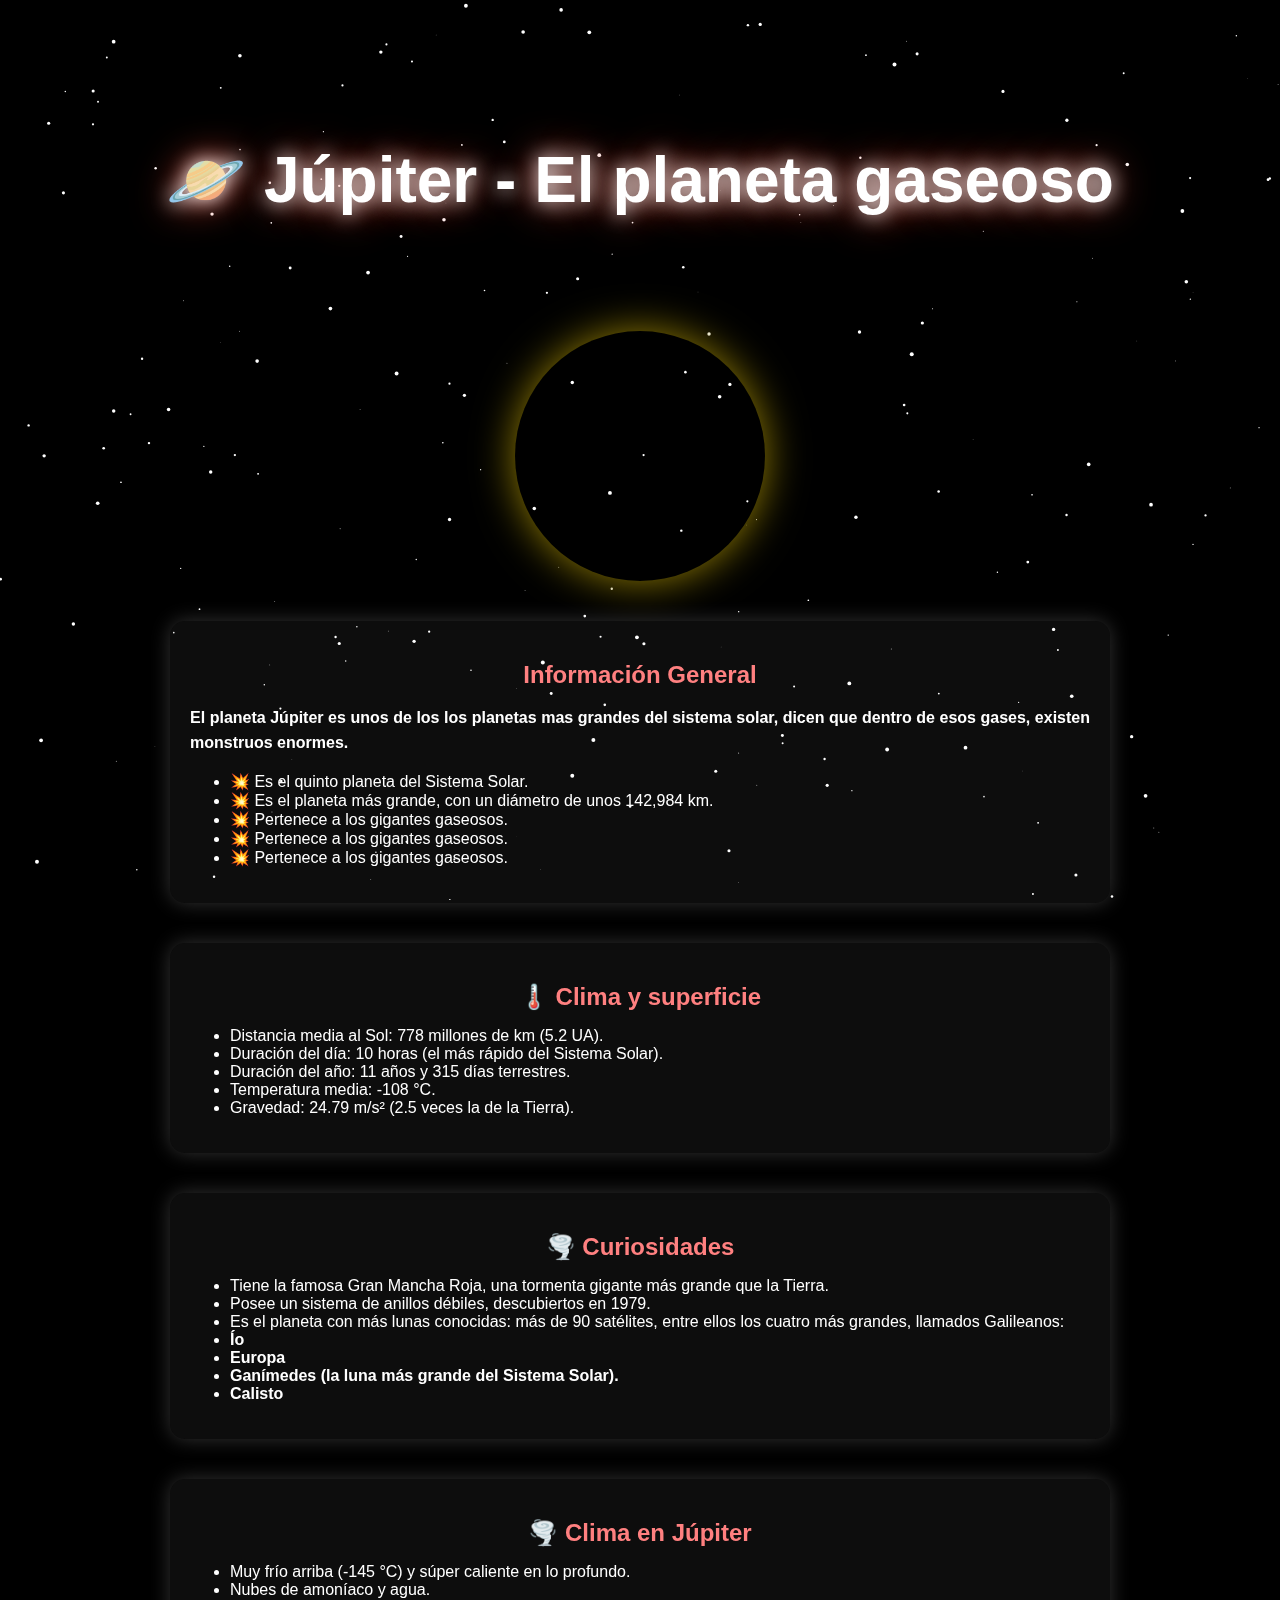
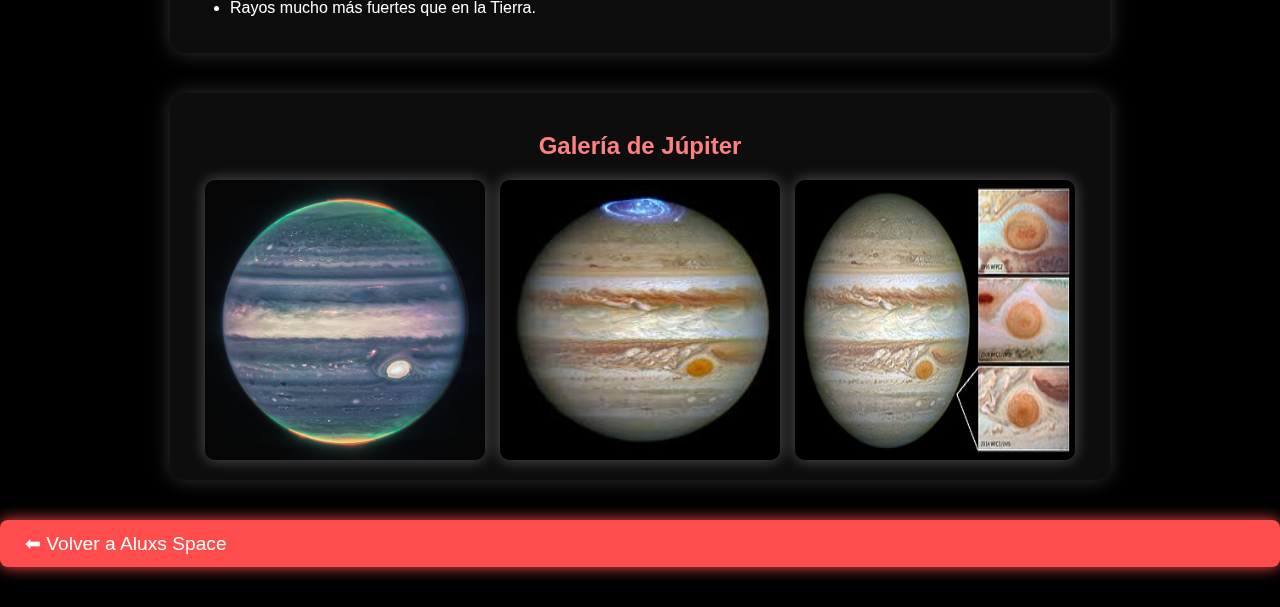
<file: planetas/jupiter.html>
<!DOCTYPE html>
<html lang="es">
<head>
  <meta charset="UTF-8">
  <meta name="viewport" content="width=device-width, initial-scale=1.0">
  <title>Júpiter - Aluxs Space</title>
  <style>
        /* ========== BASE ========== */
    body{
      margin:0; background:#000; color:#fff; font-family: Arial, sans-serif; overflow-x:hidden;
    }
    /* Fondo estrellas (canvas fijo) */
    canvas#stars{
      position:fixed; inset:0; width:100%; height:100%; z-index:-1;
    }
        /* ========== HEADER ========== */
    header{ text-align:center; padding:100px 20px 30px; }
    header h1{
      font-size:4rem; font-weight:800; color:#fff;
      text-shadow:0 0 20px rgb(255, 254, 254), 0 0 40px rgb(247, 70, 47);
      animation:glow 2s ease-in-out infinite alternate;
    }
    @keyframes glow{
      from{ text-shadow:0 0 20px rgb(250, 250, 250), 0 0 40px rgb(253, 255, 253); }
      to  { text-shadow:0 0 40px #ffa702, 0 0 80px rgb(233, 214, 131); }
    }

    /* Planeta Marte */
    .planet {
      width: 250px;
      height: 250px;
      margin: 40px auto;
      border-radius: 50%;
      background: url("https://upload.wikimedia.org/wikipedia/commons/thumb/3/32/Jupiter_rendered_with_Blender.webp/640px-Jupiter_rendered_with_Blender.webp.png") no-repeat;
      background-size: cover;
      animation: rotate 20s linear infinite;
      box-shadow: 0 0 40px rgb(150, 128, 3);
    }

    @keyframes rotate {
      from { transform: rotate(0deg); }
      to { transform: rotate(360deg); }
    }

    section {
      max-width: 900px;
      margin: 40px auto;
      padding: 20px;
      background: rgba(255, 255, 255, 0.05);
      border-radius: 15px;
      box-shadow: 0 0 20px rgba(255, 255, 255, 0.2);
    }

    section h2 {
      color: #ff8080;
      text-align: center;
      margin-bottom: 15px;
    }

    section p {
      line-height: 1.6;
      text-align: justify;
    }

    .images {
      display: flex;
      gap: 15px;
      flex-wrap: wrap;
      justify-content: center;
      margin-top: 20px;
    }

    .images img {
      width: 280px;
      border-radius: 10px;
      box-shadow: 0 0 15px rgba(255, 255, 255, 0.3);
      transition: transform 0.3s;
    }

    .images img:hover {
      transform: scale(1.05);
    }

    .btn-back {
      display: block;
      margin: 40px auto;
      padding: 12px 25px;
      background: #ff4d4d;
      color: white;
      font-size: 1.2em;
      border: none;
      border-radius: 8px;
      cursor: pointer;
      text-decoration: none;
      box-shadow: 0 0 15px #ff4d4d;
      transition: 0.3s;
    }

    .btn-back:hover {
      background: #ff1a1a;
      box-shadow: 0 0 25px #ff1a1a;
    }
  </style>
</head>
<body>
    <!-- FONDO ESTRELLADO -->
  <canvas id="stars"></canvas>

  <header>
    <h1>🪐 Júpiter - El planeta gaseoso</h1>
  </header>

  <div class="planet"></div>

  <section>
    <h2>Información General</h2>
    <p>
     <b>El planeta Júpiter es unos de los los planetas mas grandes del sistema solar, dicen que dentro de esos gases, existen monstruos enormes. </b>
    <ul>
      <li>💥 Es el quinto planeta del Sistema Solar.</li>
      <li>💥 Es el planeta más grande, con un diámetro de unos 142,984 km.</li>
      <li>💥 Pertenece a los gigantes gaseosos.</li>
      <li>💥 Pertenece a los gigantes gaseosos.</li>
      <li>💥 Pertenece a los gigantes gaseosos.</li>
    </ul>
    </p>
  </section>

  <section>
    <h2>🌡️ Clima y superficie</h2>
    <p>
    <ul>
      <li> Distancia media al Sol: 778 millones de km (5.2 UA).</li>
      <li> Duración del día: 10 horas (el más rápido del Sistema Solar).</li>
      <li> Duración del año: 11 años y 315 días terrestres.</li>
      <li> Temperatura media: -108 °C.</li>
      <li> Gravedad: 24.79 m/s² (2.5 veces la de la Tierra).</li>
    </ul>
    </p>
  </section>

    <section>
    <h2>🌪️ Curiosidades</h2>
    <p>
    <ul>
      <li> Tiene la famosa Gran Mancha Roja, una tormenta gigante más grande que la Tierra.</li>
      <li> Posee un sistema de anillos débiles, descubiertos en 1979.</li>
      <li> Es el planeta con más lunas conocidas: más de 90 satélites, entre ellos los cuatro más grandes, llamados Galileanos:</li>
      <b><li>Ío</li>
      <li>Europa</li>
      <li>Ganímedes (la luna más grande del Sistema Solar).</li>
      <li>Calisto</li>
      </b>
    </ul>
    </p>
  </section>

    <section>
    <h2>🌪️ Clima en Júpiter</h2>
    <p>
    <ul>
      <li> Muy frío arriba (-145 °C) y súper caliente en lo profundo.</li>
      <li> Nubes de amoníaco y agua.</li>
      <li> Rayos mucho más fuertes que en la Tierra.</li>
    </ul>
    </p>
  </section>

  <section>
    <h2>Galería de Júpiter</h2>
    <div class="images">
      <img src="../jupiterimg/1.webp" alt="Marte 1">
      <img src="../jupiterimg/2.jfif" alt="Marte 2">
      <img src="../jupiterimg/3.jpg" alt="Marte 3">
    </div>
  </section>

  <a href="../index.html" class="btn-back">⬅ Volver a Aluxs Space</a>
  <script>
      /* ===== Fondo estrellado (canvas) ===== */
    const canvas = document.getElementById('stars');
    const ctx = canvas.getContext('2d');
    let stars = [];

    function resize(){
      canvas.width = innerWidth;
      canvas.height = innerHeight;
      // recrear estrellas al redimensionar
      stars = Array.from({length: 220}, () => ({
        x: Math.random()*canvas.width,
        y: Math.random()*canvas.height,
        r: Math.random()*1.8 + 0.2,
        s: Math.random()*0.6 + 0.2   // velocidad
      }));
    }
    addEventListener('resize', resize);
    resize();

    function draw(){
      ctx.clearRect(0,0,canvas.width,canvas.height);
      ctx.fillStyle = '#fff';
      for(const st of stars){
        ctx.beginPath();
        ctx.arc(st.x, st.y, st.r, 0, Math.PI*2);
        ctx.fill();
        // movimiento vertical suave (parallax simple)
        st.y += st.s;
        if(st.y > canvas.height){ st.y = -2; st.x = Math.random()*canvas.width; }
      }
      requestAnimationFrame(draw);
    }
    draw();
  </script>
</body>
</html>
</file>
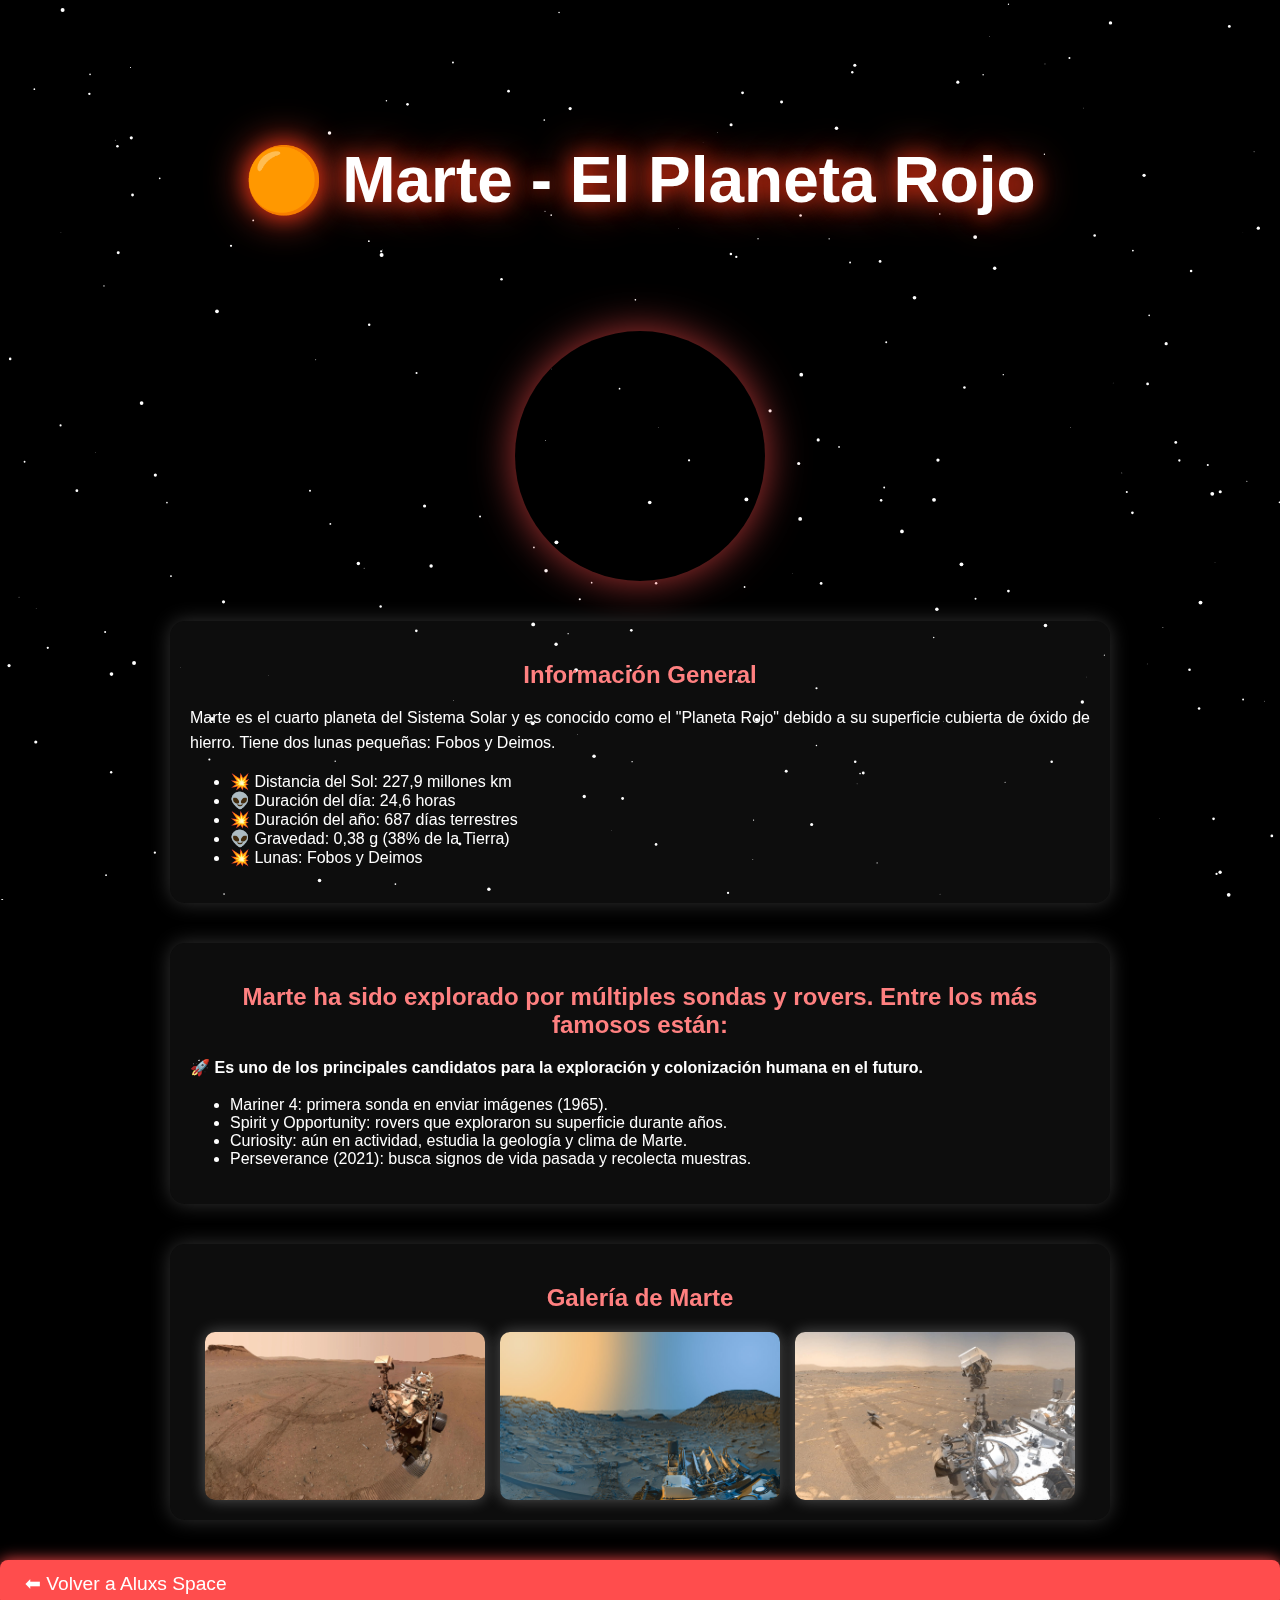
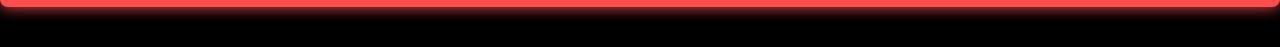
<file: planetas/marte.html>
<!DOCTYPE html>
<html lang="es">
<head>
  <meta charset="UTF-8">
  <meta name="viewport" content="width=device-width, initial-scale=1.0">
  <title>Marte - Aluxs Space</title>
  <style>
        /* ========== BASE ========== */
    body{
      margin:0; background:#000; color:#fff; font-family: Arial, sans-serif; overflow-x:hidden;
    }
    /* Fondo estrellas (canvas fijo) */
    canvas#stars{
      position:fixed; inset:0; width:100%; height:100%; z-index:-1;
    }
        /* ========== HEADER ========== */
    header{ text-align:center; padding:100px 20px 30px; }
    header h1{
      font-size:4rem; font-weight:800; color:#fff;
      text-shadow:0 0 20px rgb(202, 41, 12), 0 0 40px rgb(247, 70, 47);
      animation:glow 2s ease-in-out infinite alternate;
    }
    @keyframes glow{
      from{ text-shadow:0 0 20px rgb(238, 45, 11), 0 0 40px rgb(235, 76, 14); }
      to  { text-shadow:0 0 40px #fd0404, 0 0 80px rgb(255, 0, 0); }
    }

    /* Planeta Marte */
    .planet {
      width: 250px;
      height: 250px;
      margin: 40px auto;
      border-radius: 50%;
      background: url("https://upload.wikimedia.org/wikipedia/commons/0/02/OSIRIS_Mars_true_color.jpg") no-repeat;
      background-size: cover;
      animation: rotate 20s linear infinite;
      box-shadow: 0 0 40px rgba(255, 77, 77, 0.7);
    }

    @keyframes rotate {
      from { transform: rotate(0deg); }
      to { transform: rotate(360deg); }
    }

    section {
      max-width: 900px;
      margin: 40px auto;
      padding: 20px;
      background: rgba(255, 255, 255, 0.05);
      border-radius: 15px;
      box-shadow: 0 0 20px rgba(255, 255, 255, 0.2);
    }

    section h2 {
      color: #ff8080;
      text-align: center;
      margin-bottom: 15px;
    }

    section p {
      line-height: 1.6;
      text-align: justify;
    }

    .images {
      display: flex;
      gap: 15px;
      flex-wrap: wrap;
      justify-content: center;
      margin-top: 20px;
    }

    .images img {
      width: 280px;
      border-radius: 10px;
      box-shadow: 0 0 15px rgba(255, 255, 255, 0.3);
      transition: transform 0.3s;
    }

    .images img:hover {
      transform: scale(1.05);
    }

    .btn-back {
      display: block;
      margin: 40px auto;
      padding: 12px 25px;
      background: #ff4d4d;
      color: white;
      font-size: 1.2em;
      border: none;
      border-radius: 8px;
      cursor: pointer;
      text-decoration: none;
      box-shadow: 0 0 15px #ff4d4d;
      transition: 0.3s;
    }

    .btn-back:hover {
      background: #ff1a1a;
      box-shadow: 0 0 25px #ff1a1a;
    }
  </style>
</head>
<body>
    <!-- FONDO ESTRELLADO -->
  <canvas id="stars"></canvas>

  <header>
    <h1>🟠 Marte - El Planeta Rojo</h1>
  </header>

  <div class="planet"></div>

  <section>
    <h2>Información General</h2>
    <p>
      Marte es el cuarto planeta del Sistema Solar y es conocido como el "Planeta Rojo" 
      debido a su superficie cubierta de óxido de hierro. Tiene dos lunas pequeñas: Fobos y Deimos.
    <ul>
      <li>💥 Distancia del Sol: 227,9 millones km</li>
      <li>👽 Duración del día: 24,6 horas</li>
      <li>💥 Duración del año: 687 días terrestres</li>
      <li>👽 Gravedad: 0,38 g (38% de la Tierra)</li>
      <li>💥 Lunas: Fobos y Deimos</li>
    </ul>
    </p>
  </section>

  <section>
    <h2>Marte ha sido explorado por múltiples sondas y rovers. Entre los más famosos están:</h2>
    <p>
      🚀 <b>Es uno de los principales candidatos para la exploración y colonización humana en el futuro.</b>
        <ul>
      <li> Mariner 4: primera sonda en enviar imágenes (1965).</li>
      <li> Spirit y Opportunity: rovers que exploraron su superficie durante años.</li>
      <li> Curiosity: aún en actividad, estudia la geología y clima de Marte.</li>
      <li> Perseverance (2021): busca signos de vida pasada y recolecta muestras.</li>
    </ul>
    </p>
  </section>

  <section>
    <h2>Galería de Marte</h2>
    <div class="images">
      <img src="../marteimg/1.webp" alt="Marte 1">
      <img src="../marteimg/2.jpg" alt="Marte 2">
      <img src="../marteimg/3.jpg" alt="Marte 3">
    </div>
  </section>

  <a href="../index.html" class="btn-back">⬅ Volver a Aluxs Space</a>
  <script>
      /* ===== Fondo estrellado (canvas) ===== */
    const canvas = document.getElementById('stars');
    const ctx = canvas.getContext('2d');
    let stars = [];

    function resize(){
      canvas.width = innerWidth;
      canvas.height = innerHeight;
      // recrear estrellas al redimensionar
      stars = Array.from({length: 220}, () => ({
        x: Math.random()*canvas.width,
        y: Math.random()*canvas.height,
        r: Math.random()*1.8 + 0.2,
        s: Math.random()*0.6 + 0.2   // velocidad
      }));
    }
    addEventListener('resize', resize);
    resize();

    function draw(){
      ctx.clearRect(0,0,canvas.width,canvas.height);
      ctx.fillStyle = '#fff';
      for(const st of stars){
        ctx.beginPath();
        ctx.arc(st.x, st.y, st.r, 0, Math.PI*2);
        ctx.fill();
        // movimiento vertical suave (parallax simple)
        st.y += st.s;
        if(st.y > canvas.height){ st.y = -2; st.x = Math.random()*canvas.width; }
      }
      requestAnimationFrame(draw);
    }
    draw();
  </script>
</body>
</html>
</file>
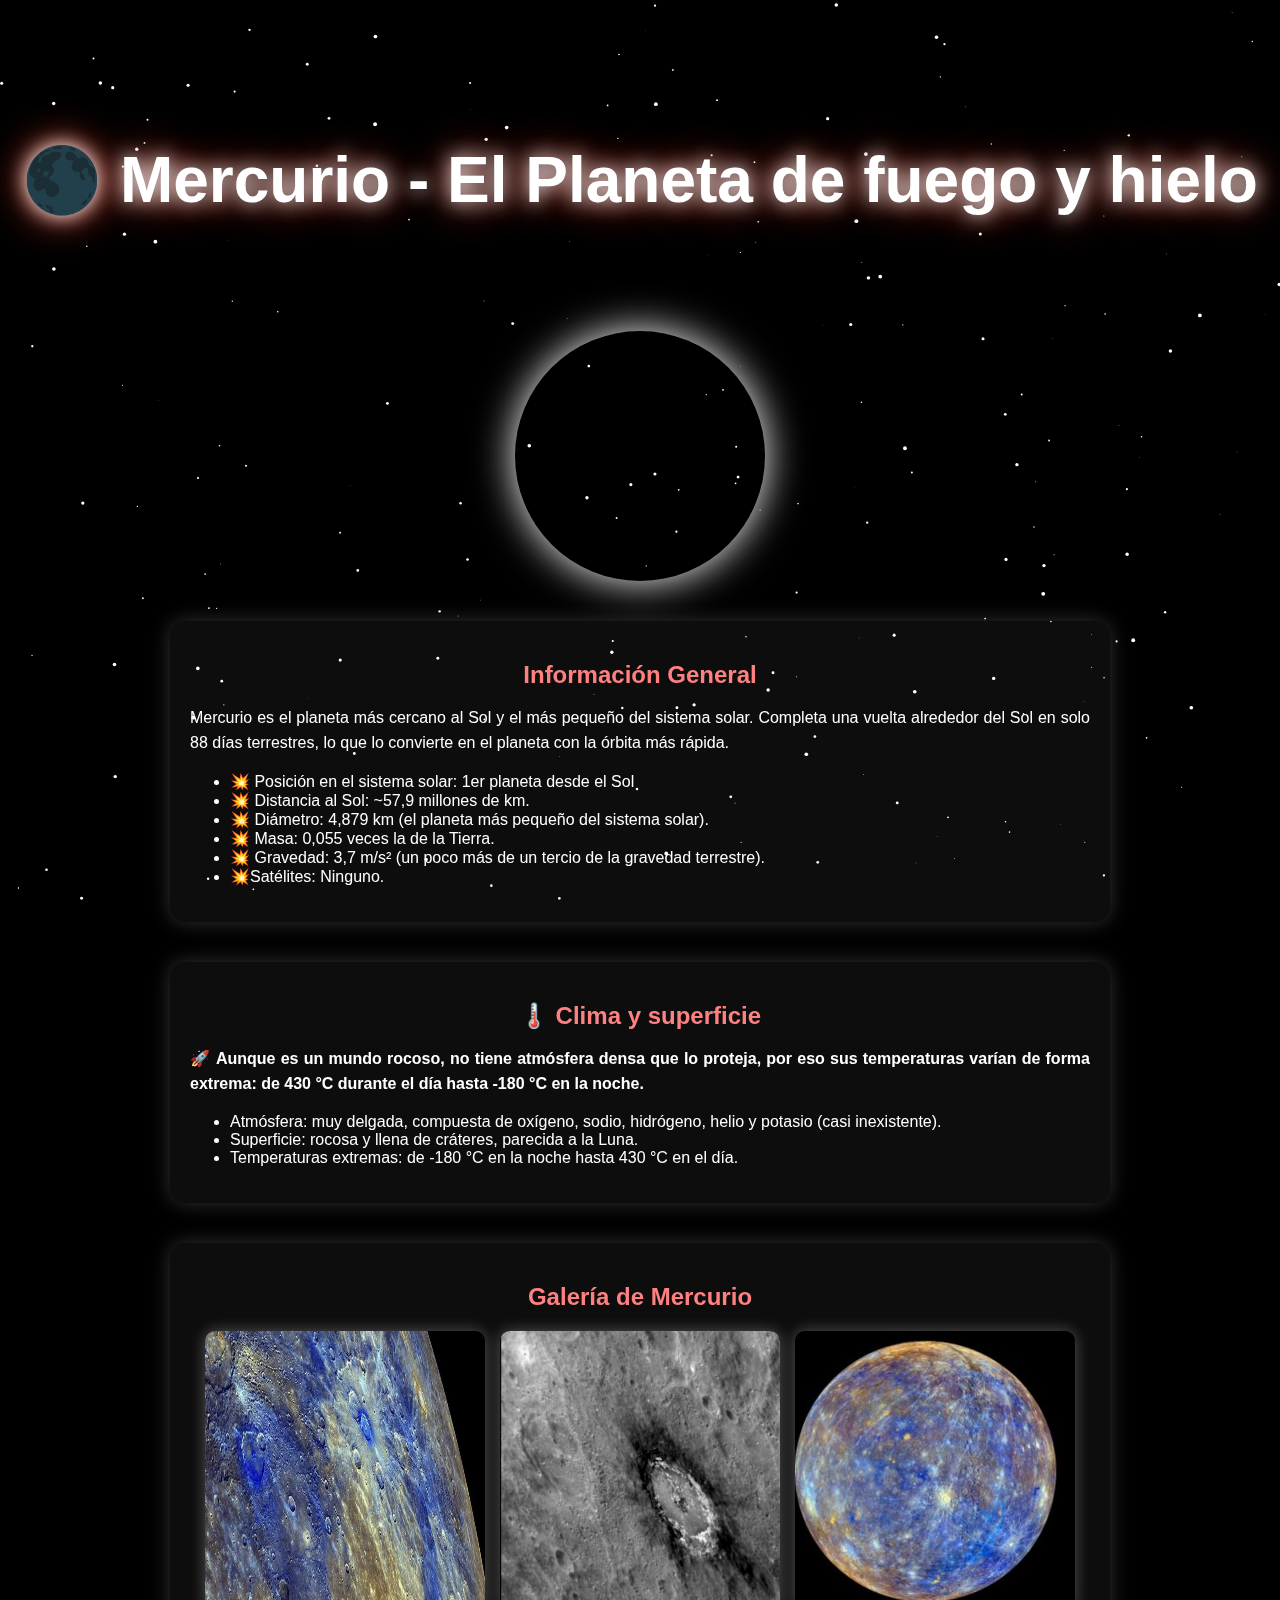
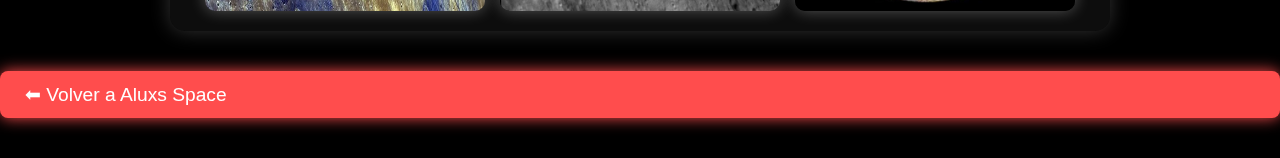
<file: planetas/mercurio.html>
<!DOCTYPE html>
<html lang="es">
<head>
  <meta charset="UTF-8">
  <meta name="viewport" content="width=device-width, initial-scale=1.0">
  <title>Mercurio - Aluxs Space</title>
  <style>
        /* ========== BASE ========== */
    body{
      margin:0; background:#000; color:#fff; font-family: Arial, sans-serif; overflow-x:hidden;
    }
    /* Fondo estrellas (canvas fijo) */
    canvas#stars{
      position:fixed; inset:0; width:100%; height:100%; z-index:-1;
    }
        /* ========== HEADER ========== */
    header{ text-align:center; padding:100px 20px 30px; }
    header h1{
      font-size:4rem; font-weight:800; color:#fff;
      text-shadow:0 0 20px rgb(255, 254, 254), 0 0 40px rgb(247, 70, 47);
      animation:glow 2s ease-in-out infinite alternate;
    }
    @keyframes glow{
      from{ text-shadow:0 0 20px rgb(206, 203, 202), 0 0 40px rgb(255, 255, 255); }
      to  { text-shadow:0 0 40px #fffefe, 0 0 80px rgb(255, 255, 255); }
    }

    /* Planeta Marte */
    .planet {
      width: 250px;
      height: 250px;
      margin: 40px auto;
      border-radius: 50%;
      background: url("https://upload.wikimedia.org/wikipedia/commons/thumb/3/30/Mercury_in_color_-_Prockter07_centered.jpg/800px-Mercury_in_color_-_Prockter07_centered.jpg") no-repeat;
      background-size: cover;
      animation: rotate 20s linear infinite;
      box-shadow: 0 0 40px rgb(255, 255, 255);
    }

    @keyframes rotate {
      from { transform: rotate(0deg); }
      to { transform: rotate(360deg); }
    }

    section {
      max-width: 900px;
      margin: 40px auto;
      padding: 20px;
      background: rgba(255, 255, 255, 0.05);
      border-radius: 15px;
      box-shadow: 0 0 20px rgba(255, 255, 255, 0.2);
    }

    section h2 {
      color: #ff8080;
      text-align: center;
      margin-bottom: 15px;
    }

    section p {
      line-height: 1.6;
      text-align: justify;
    }

    .images {
      display: flex;
      gap: 15px;
      flex-wrap: wrap;
      justify-content: center;
      margin-top: 20px;
    }

    .images img {
      width: 280px;
      border-radius: 10px;
      box-shadow: 0 0 15px rgba(255, 255, 255, 0.3);
      transition: transform 0.3s;
    }

    .images img:hover {
      transform: scale(1.05);
    }

    .btn-back {
      display: block;
      margin: 40px auto;
      padding: 12px 25px;
      background: #ff4d4d;
      color: white;
      font-size: 1.2em;
      border: none;
      border-radius: 8px;
      cursor: pointer;
      text-decoration: none;
      box-shadow: 0 0 15px #ff4d4d;
      transition: 0.3s;
    }

    .btn-back:hover {
      background: #ff1a1a;
      box-shadow: 0 0 25px #ff1a1a;
    }
  </style>
</head>
<body>
    <!-- FONDO ESTRELLADO -->
  <canvas id="stars"></canvas>

  <header>
    <h1>🌑 Mercurio - El Planeta de fuego y hielo</h1>
  </header>

  <div class="planet"></div>

  <section>
    <h2>Información General</h2>
    <p>
      Mercurio es el planeta más cercano al Sol y el más pequeño del sistema solar. 
      Completa una vuelta alrededor del Sol en solo 88 días terrestres, lo que lo convierte en el planeta con la órbita más rápida.
    <ul>
      <li>💥 Posición en el sistema solar: 1er planeta desde el Sol</li>
      <li>💥 Distancia al Sol: ~57,9 millones de km.</li>
      <li>💥 Diámetro: 4,879 km (el planeta más pequeño del sistema solar).</li>
      <li>💥 Masa: 0,055 veces la de la Tierra.</li>
      <li>💥 Gravedad: 3,7 m/s² (un poco más de un tercio de la gravedad terrestre).</li>
      <li>💥Satélites: Ninguno.</li>
    </ul>
    </p>
  </section>

  <section>
    <h2>🌡️ Clima y superficie</h2>
    <p>
      🚀 <b>Aunque es un mundo rocoso, no tiene atmósfera densa que lo proteja, por eso sus temperaturas varían de forma extrema: 
        de 430 °C durante el día hasta -180 °C en la noche.</b>
        <ul>
      <li> Atmósfera: muy delgada, compuesta de oxígeno, sodio, hidrógeno, helio y potasio (casi inexistente).</li>
      <li> Superficie: rocosa y llena de cráteres, parecida a la Luna.</li>
      <li> Temperaturas extremas: de -180 °C en la noche hasta 430 °C en el día.</li>
    </ul>
    </p>
  </section>

  <section>
    <h2>Galería de Mercurio</h2>
    <div class="images">
      <img src="../mercurioimg/1.webp" alt="Marte 1">
      <img src="../mercurioimg/2.jpg" alt="Marte 2">
      <img src="../mercurioimg/3.jpg" alt="Marte 3">
    </div>
  </section>

  <a href="../index.html" class="btn-back">⬅ Volver a Aluxs Space</a>
  <script>
      /* ===== Fondo estrellado (canvas) ===== */
    const canvas = document.getElementById('stars');
    const ctx = canvas.getContext('2d');
    let stars = [];

    function resize(){
      canvas.width = innerWidth;
      canvas.height = innerHeight;
      // recrear estrellas al redimensionar
      stars = Array.from({length: 220}, () => ({
        x: Math.random()*canvas.width,
        y: Math.random()*canvas.height,
        r: Math.random()*1.8 + 0.2,
        s: Math.random()*0.6 + 0.2   // velocidad
      }));
    }
    addEventListener('resize', resize);
    resize();

    function draw(){
      ctx.clearRect(0,0,canvas.width,canvas.height);
      ctx.fillStyle = '#fff';
      for(const st of stars){
        ctx.beginPath();
        ctx.arc(st.x, st.y, st.r, 0, Math.PI*2);
        ctx.fill();
        // movimiento vertical suave (parallax simple)
        st.y += st.s;
        if(st.y > canvas.height){ st.y = -2; st.x = Math.random()*canvas.width; }
      }
      requestAnimationFrame(draw);
    }
    draw();
  </script>
</body>
</html>
</file>
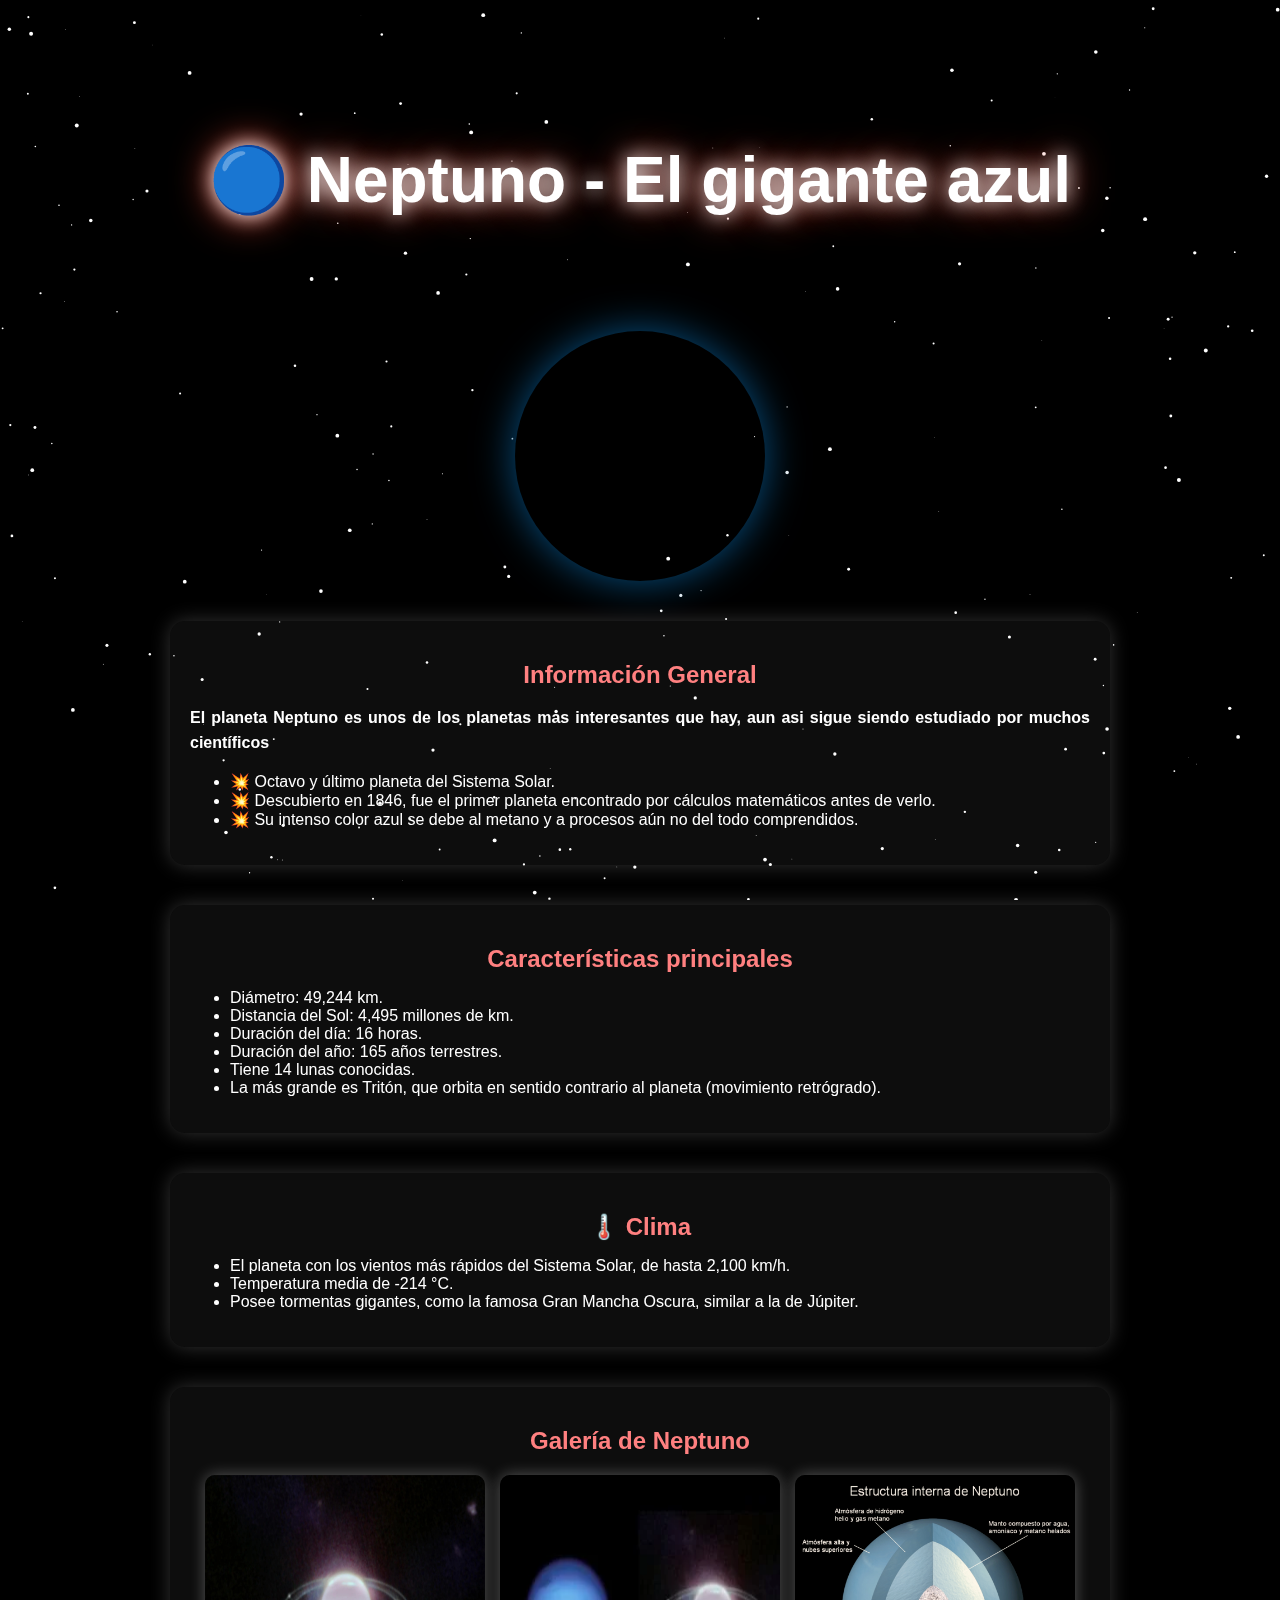
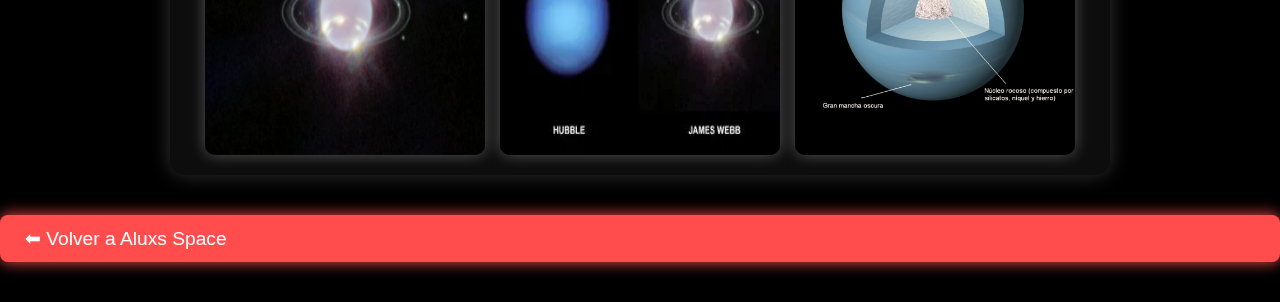
<file: planetas/neptuno.html>
<!DOCTYPE html>
<html lang="es">
<head>
  <meta charset="UTF-8">
  <meta name="viewport" content="width=device-width, initial-scale=1.0">
  <title>Neptuno - Aluxs Space</title>
  <style>
        /* ========== BASE ========== */
    body{
      margin:0; background:#000; color:#fff; font-family: Arial, sans-serif; overflow-x:hidden;
    }
    /* Fondo estrellas (canvas fijo) */
    canvas#stars{
      position:fixed; inset:0; width:100%; height:100%; z-index:-1;
    }
        /* ========== HEADER ========== */
    header{ text-align:center; padding:100px 20px 30px; }
    header h1{
      font-size:4rem; font-weight:800; color:#fff;
      text-shadow:0 0 20px rgb(255, 254, 254), 0 0 40px rgb(247, 70, 47);
      animation:glow 2s ease-in-out infinite alternate;
    }
    @keyframes glow{
      from{ text-shadow:0 0 20px rgb(206, 203, 202), 0 0 40px rgb(255, 255, 255); }
      to  { text-shadow:0 0 40px #0b74b9, 0 0 80px rgb(55, 86, 112); }
    }

    /* Planeta Marte */
    .planet {
      width: 250px;
      height: 250px;
      margin: 40px auto;
      border-radius: 50%;
      background: url("https://upload.wikimedia.org/wikipedia/commons/thumb/5/56/Neptune_Full.jpg/640px-Neptune_Full.jpg") no-repeat;
      background-size: cover;
      animation: rotate 20s linear infinite;
      box-shadow: 0 0 40px rgba(7, 87, 141, 0.932);
    }

    @keyframes rotate {
      from { transform: rotate(0deg); }
      to { transform: rotate(360deg); }
    }

    section {
      max-width: 900px;
      margin: 40px auto;
      padding: 20px;
      background: rgba(255, 255, 255, 0.05);
      border-radius: 15px;
      box-shadow: 0 0 20px rgba(255, 255, 255, 0.2);
    }

    section h2 {
      color: #ff8080;
      text-align: center;
      margin-bottom: 15px;
    }

    section p {
      line-height: 1.6;
      text-align: justify;
    }

    .images {
      display: flex;
      gap: 15px;
      flex-wrap: wrap;
      justify-content: center;
      margin-top: 20px;
    }

    .images img {
      width: 280px;
      border-radius: 10px;
      box-shadow: 0 0 15px rgba(255, 255, 255, 0.3);
      transition: transform 0.3s;
    }

    .images img:hover {
      transform: scale(1.05);
    }

    .btn-back {
      display: block;
      margin: 40px auto;
      padding: 12px 25px;
      background: #ff4d4d;
      color: white;
      font-size: 1.2em;
      border: none;
      border-radius: 8px;
      cursor: pointer;
      text-decoration: none;
      box-shadow: 0 0 15px #ff4d4d;
      transition: 0.3s;
    }

    .btn-back:hover {
      background: #ff1a1a;
      box-shadow: 0 0 25px #ff1a1a;
    }
  </style>
</head>
<body>
    <!-- FONDO ESTRELLADO -->
  <canvas id="stars"></canvas>

  <header>
    <h1>🔵 Neptuno - El gigante azul</h1>
  </header>

  <div class="planet"></div>

  <section>
    <h2>Información General</h2>
    <p>
        <b>El planeta Neptuno es unos de los planetas mas interesantes que hay, aun asi sigue siendo estudiado por muchos científicos</b>
    <ul>
      <li>💥 Octavo y último planeta del Sistema Solar.</li>
      <li>💥 Descubierto en 1846, fue el primer planeta encontrado por cálculos matemáticos antes de verlo.</li>
      <li>💥 Su intenso color azul se debe al metano y a procesos aún no del todo comprendidos.</li>
    </ul>
    </p>
  </section>

    <section>
    <h2>Características principales</h2>
    <p>        
    <ul>
      <li> Diámetro: 49,244 km.</li>
      <li> Distancia del Sol: 4,495 millones de km.</li>
      <li> Duración del día: 16 horas.</li>
      <li> Duración del año: 165 años terrestres.</li>
      <li> Tiene 14 lunas conocidas.</li>
      <li> La más grande es Tritón, que orbita en sentido contrario al planeta (movimiento retrógrado).</li>
    </ul>
    </p>
  </section>

  <section>
    <h2>🌡️ Clima</h2>
    <p>
        <ul>
      <li> El planeta con los vientos más rápidos del Sistema Solar, de hasta 2,100 km/h.</li>
      <li> Temperatura media de -214 °C.</li>
      <li> Posee tormentas gigantes, como la famosa Gran Mancha Oscura, similar a la de Júpiter.</li>
    </ul>
    </p>
  </section>

  <section>
    <h2>Galería de Neptuno</h2>
    <div class="images">
      <img src="../neptunoimg/1.webp" alt="Marte 1">
      <img src="../neptunoimg/2.webp" alt="Marte 2">
      <img src="../neptunoimg/3.png" alt="Marte 3">
    </div>
  </section>

  <a href="../index.html" class="btn-back">⬅ Volver a Aluxs Space</a>
  <script>
      /* ===== Fondo estrellado (canvas) ===== */
    const canvas = document.getElementById('stars');
    const ctx = canvas.getContext('2d');
    let stars = [];

    function resize(){
      canvas.width = innerWidth;
      canvas.height = innerHeight;
      // recrear estrellas al redimensionar
      stars = Array.from({length: 220}, () => ({
        x: Math.random()*canvas.width,
        y: Math.random()*canvas.height,
        r: Math.random()*1.8 + 0.2,
        s: Math.random()*0.6 + 0.2   // velocidad
      }));
    }
    addEventListener('resize', resize);
    resize();

    function draw(){
      ctx.clearRect(0,0,canvas.width,canvas.height);
      ctx.fillStyle = '#fff';
      for(const st of stars){
        ctx.beginPath();
        ctx.arc(st.x, st.y, st.r, 0, Math.PI*2);
        ctx.fill();
        // movimiento vertical suave (parallax simple)
        st.y += st.s;
        if(st.y > canvas.height){ st.y = -2; st.x = Math.random()*canvas.width; }
      }
      requestAnimationFrame(draw);
    }
    draw();
  </script>
</body>
</html>
</file>
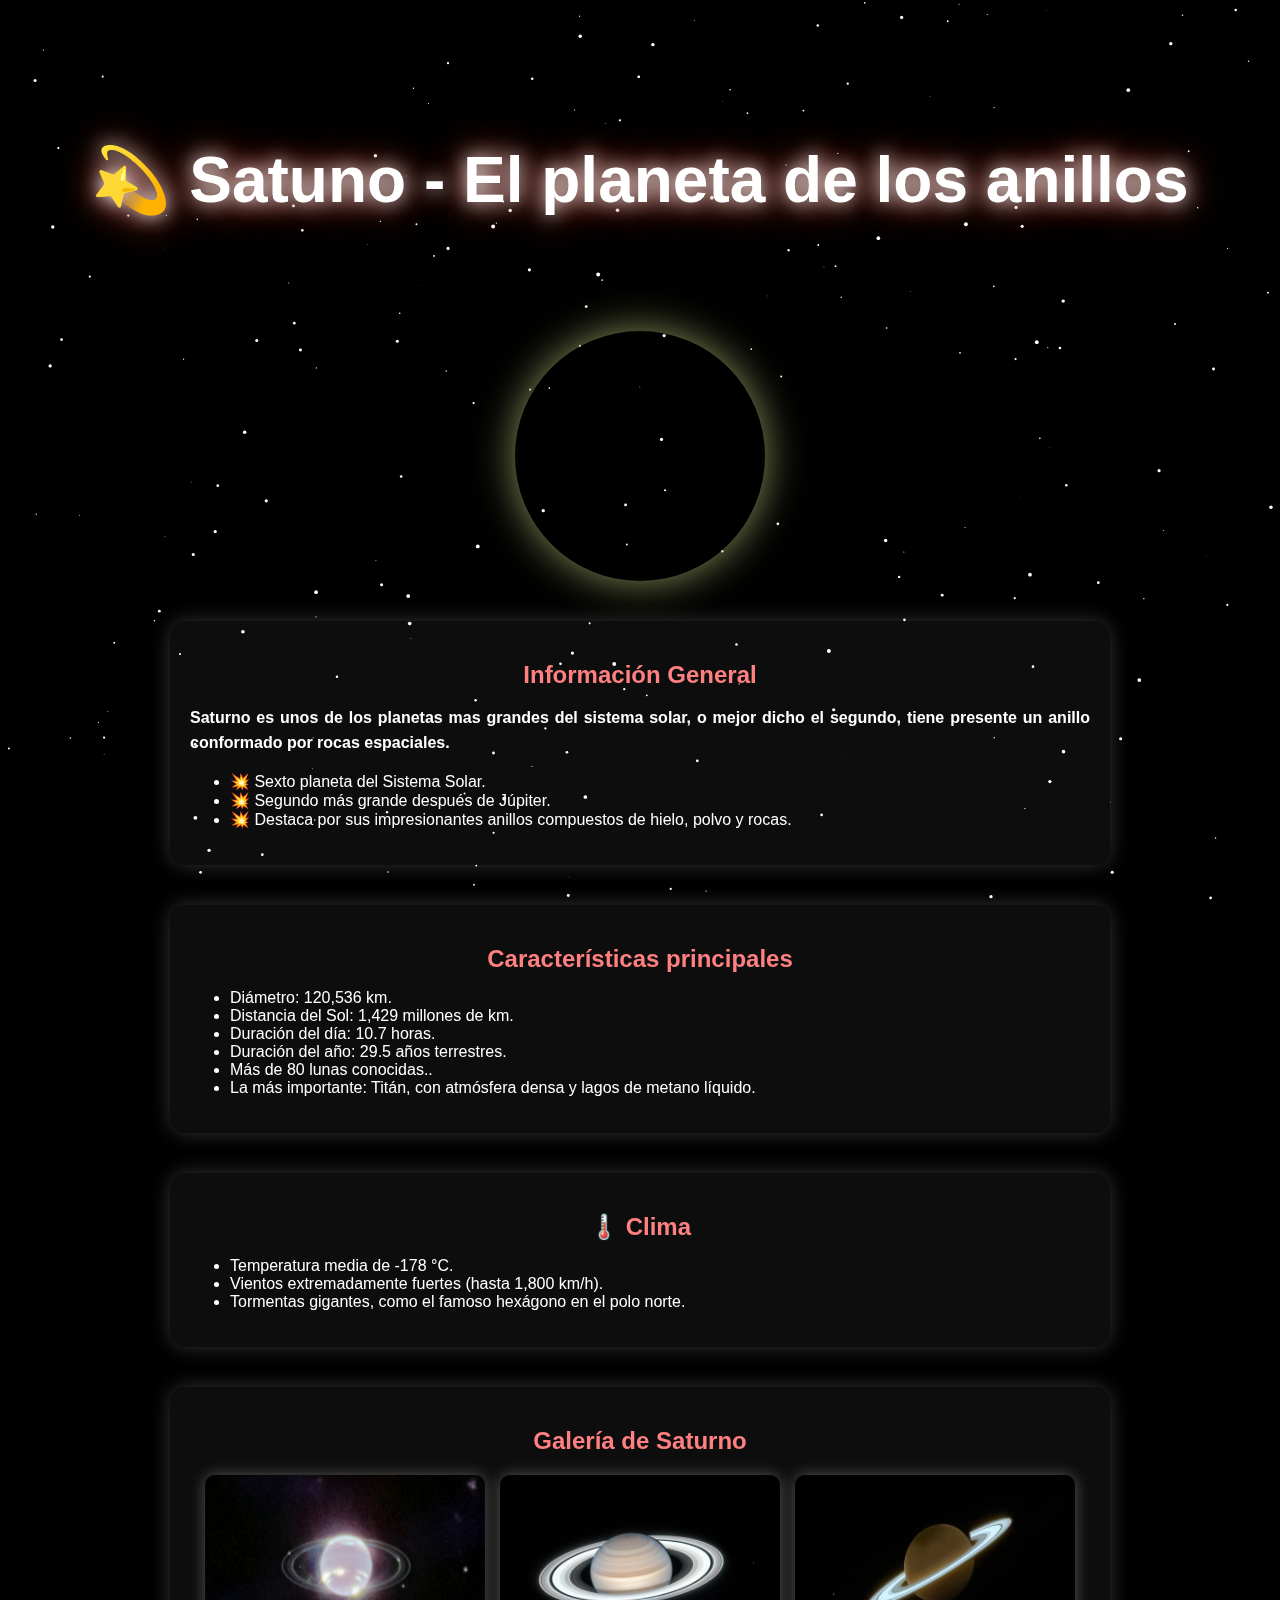
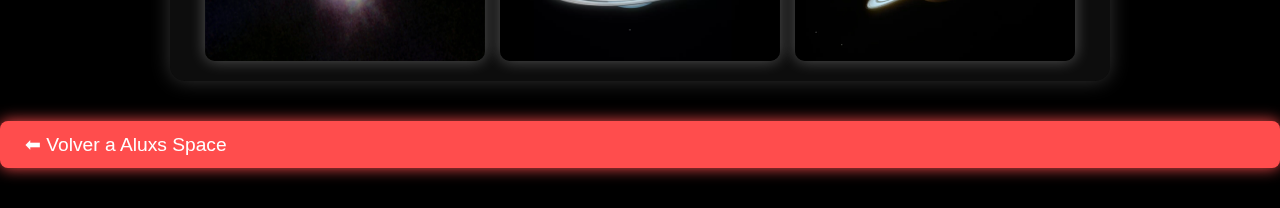
<file: planetas/saturno.html>
<!DOCTYPE html>
<html lang="es">
<head>
  <meta charset="UTF-8">
  <meta name="viewport" content="width=device-width, initial-scale=1.0">
  <title>Saturno - Aluxs Space</title>
  <style>
        /* ========== BASE ========== */
    body{
      margin:0; background:#000; color:#fff; font-family: Arial, sans-serif; overflow-x:hidden;
    }
    /* Fondo estrellas (canvas fijo) */
    canvas#stars{
      position:fixed; inset:0; width:100%; height:100%; z-index:-1;
    }
        /* ========== HEADER ========== */
    header{ text-align:center; padding:100px 20px 30px; }
    header h1{
      font-size:4rem; font-weight:800; color:#fff;
      text-shadow:0 0 20px rgb(255, 254, 254), 0 0 40px rgb(247, 70, 47);
      animation:glow 2s ease-in-out infinite alternate;
    }
    @keyframes glow{
      from{ text-shadow:0 0 20px rgb(206, 203, 202), 0 0 40px rgb(255, 255, 255); }
      to  { text-shadow:0 0 40px #ff9100, 0 0 80px rgb(129, 105, 52); }
    }

    /* Planeta Marte */
    .planet {
      width: 250px;
      height: 250px;
      margin: 40px auto;
      border-radius: 50%;
      background: url("https://upload.wikimedia.org/wikipedia/commons/thumb/1/19/Saturn_square_crop.jpg/640px-Saturn_square_crop.jpg") no-repeat;
      background-size: cover;
      animation: rotate 20s linear infinite;
      box-shadow: 0 0 40px rgb(141, 145, 91);
    }

    @keyframes rotate {
      from { transform: rotate(0deg); }
      to { transform: rotate(360deg); }
    }

    section {
      max-width: 900px;
      margin: 40px auto;
      padding: 20px;
      background: rgba(255, 255, 255, 0.05);
      border-radius: 15px;
      box-shadow: 0 0 20px rgba(255, 255, 255, 0.2);
    }

    section h2 {
      color: #ff8080;
      text-align: center;
      margin-bottom: 15px;
    }

    section p {
      line-height: 1.6;
      text-align: justify;
    }

    .images {
      display: flex;
      gap: 15px;
      flex-wrap: wrap;
      justify-content: center;
      margin-top: 20px;
    }

    .images img {
      width: 280px;
      border-radius: 10px;
      box-shadow: 0 0 15px rgba(255, 255, 255, 0.3);
      transition: transform 0.3s;
    }

    .images img:hover {
      transform: scale(1.05);
    }

    .btn-back {
      display: block;
      margin: 40px auto;
      padding: 12px 25px;
      background: #ff4d4d;
      color: white;
      font-size: 1.2em;
      border: none;
      border-radius: 8px;
      cursor: pointer;
      text-decoration: none;
      box-shadow: 0 0 15px #ff4d4d;
      transition: 0.3s;
    }

    .btn-back:hover {
      background: #ff1a1a;
      box-shadow: 0 0 25px #ff1a1a;
    }
  </style>
</head>
<body>
    <!-- FONDO ESTRELLADO -->
  <canvas id="stars"></canvas>

  <header>
    <h1>💫 Satuno - El planeta de los anillos</h1>
  </header>

  <div class="planet"></div>

  <section>
    <h2>Información General</h2>
    <p>
        <b>Saturno es unos de los planetas mas grandes del sistema solar, o mejor dicho el segundo, tiene presente un anillo conformado por rocas espaciales.</b>
    <ul>
      <li>💥 Sexto planeta del Sistema Solar.</li>
      <li>💥 Segundo más grande después de Júpiter.</li>
      <li>💥 Destaca por sus impresionantes anillos compuestos de hielo, polvo y rocas.</li>
    </ul>
    </p>
  </section>

    <section>
    <h2>Características principales</h2>
    <p>        
    <ul>
      <li> Diámetro: 120,536 km.</li>
      <li> Distancia del Sol: 1,429 millones de km.</li>
      <li> Duración del día: 10.7 horas.</li>
      <li> Duración del año: 29.5 años terrestres.</li>
      <li> Más de 80 lunas conocidas..</li>
      <li> La más importante: Titán, con atmósfera densa y lagos de metano líquido.</li>
    </ul>
    </p>
  </section>

  <section>
    <h2>🌡️ Clima</h2>
    <p>
        <ul>
      <li> Temperatura media de -178 °C.</li>
      <li> Vientos extremadamente fuertes (hasta 1,800 km/h).</li>
      <li> Tormentas gigantes, como el famoso hexágono en el polo norte.</li>
    </ul>
    </p>
  </section>

  <section>
    <h2>Galería de Saturno</h2>
    <div class="images">
      <img src="../saturnoimg/1.webp" alt="Marte 1">
      <img src="../saturnoimg/2.webp" alt="Marte 2">
      <img src="../saturnoimg/3.webp" alt="Marte 3">
    </div>
  </section>

  <a href="../index.html" class="btn-back">⬅ Volver a Aluxs Space</a>
  <script>
      /* ===== Fondo estrellado (canvas) ===== */
    const canvas = document.getElementById('stars');
    const ctx = canvas.getContext('2d');
    let stars = [];

    function resize(){
      canvas.width = innerWidth;
      canvas.height = innerHeight;
      // recrear estrellas al redimensionar
      stars = Array.from({length: 220}, () => ({
        x: Math.random()*canvas.width,
        y: Math.random()*canvas.height,
        r: Math.random()*1.8 + 0.2,
        s: Math.random()*0.6 + 0.2   // velocidad
      }));
    }
    addEventListener('resize', resize);
    resize();

    function draw(){
      ctx.clearRect(0,0,canvas.width,canvas.height);
      ctx.fillStyle = '#fff';
      for(const st of stars){
        ctx.beginPath();
        ctx.arc(st.x, st.y, st.r, 0, Math.PI*2);
        ctx.fill();
        // movimiento vertical suave (parallax simple)
        st.y += st.s;
        if(st.y > canvas.height){ st.y = -2; st.x = Math.random()*canvas.width; }
      }
      requestAnimationFrame(draw);
    }
    draw();
  </script>
</body>
</html>
</file>
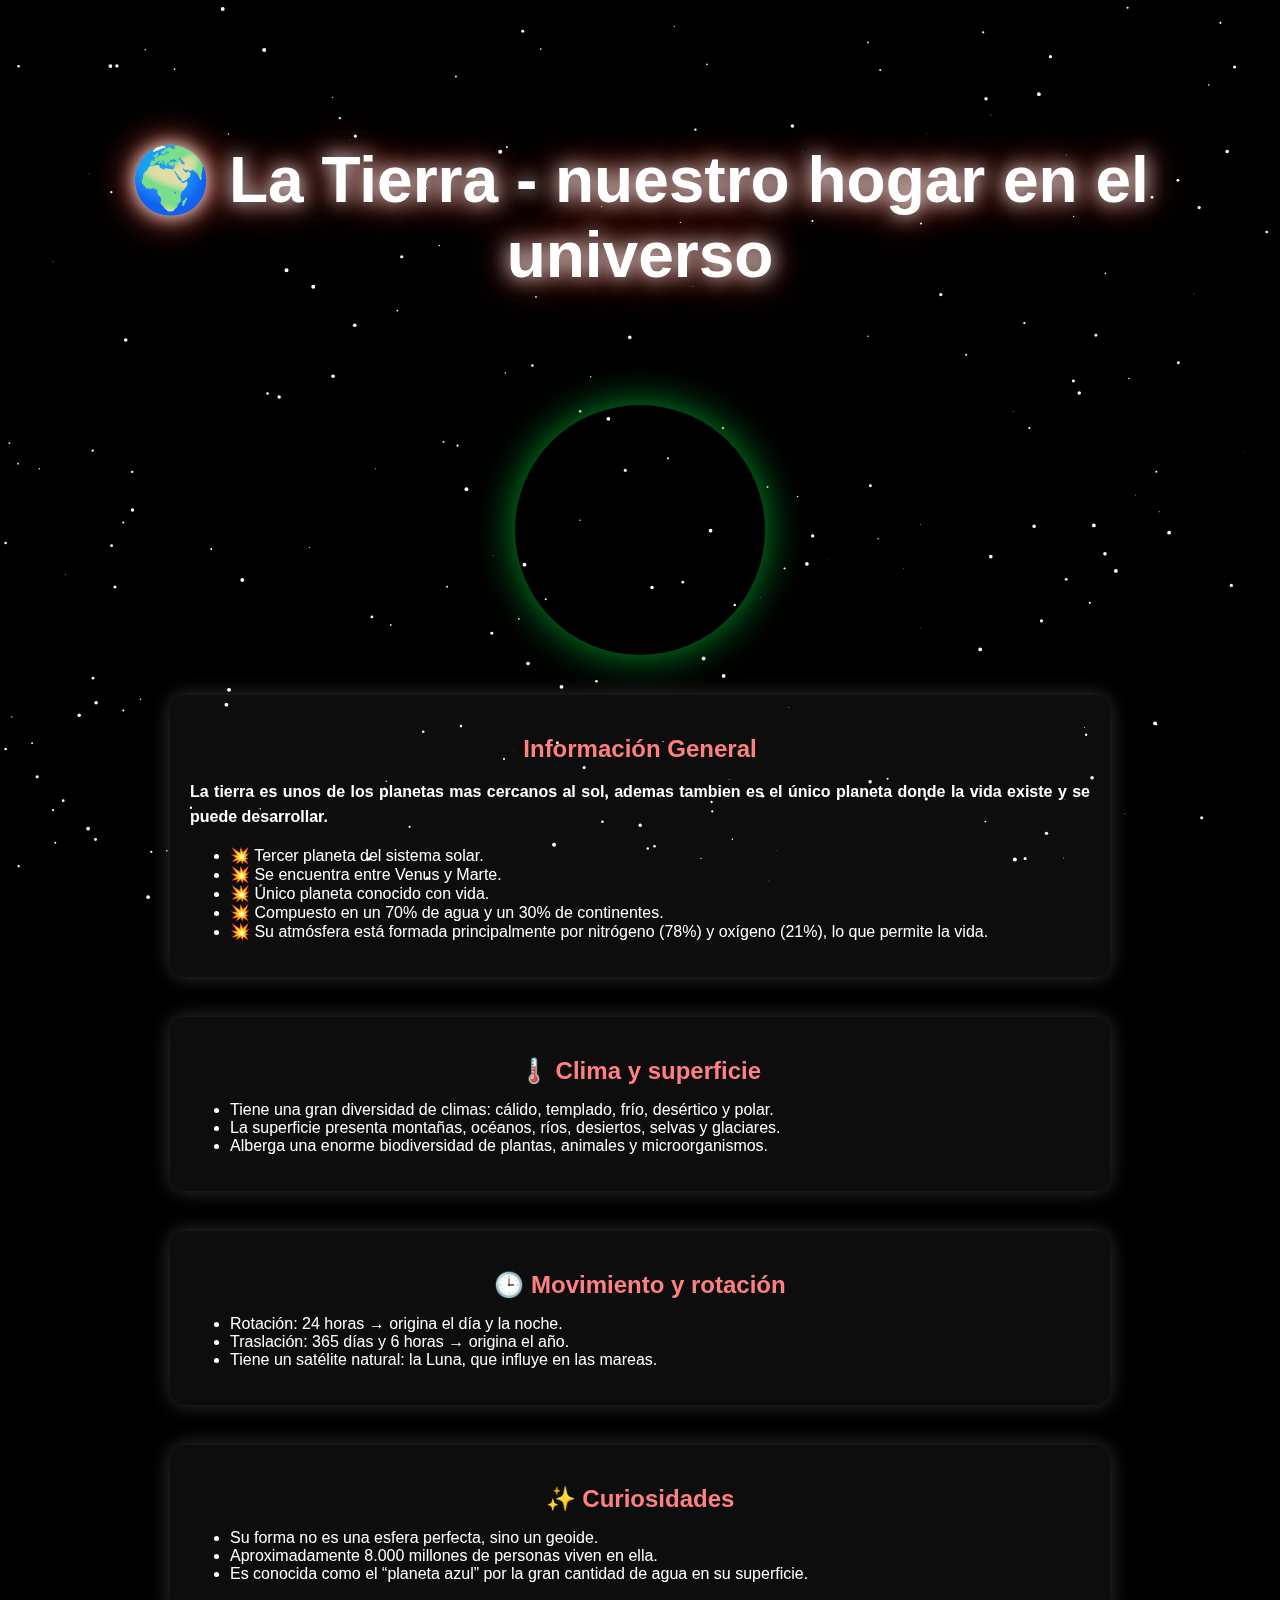
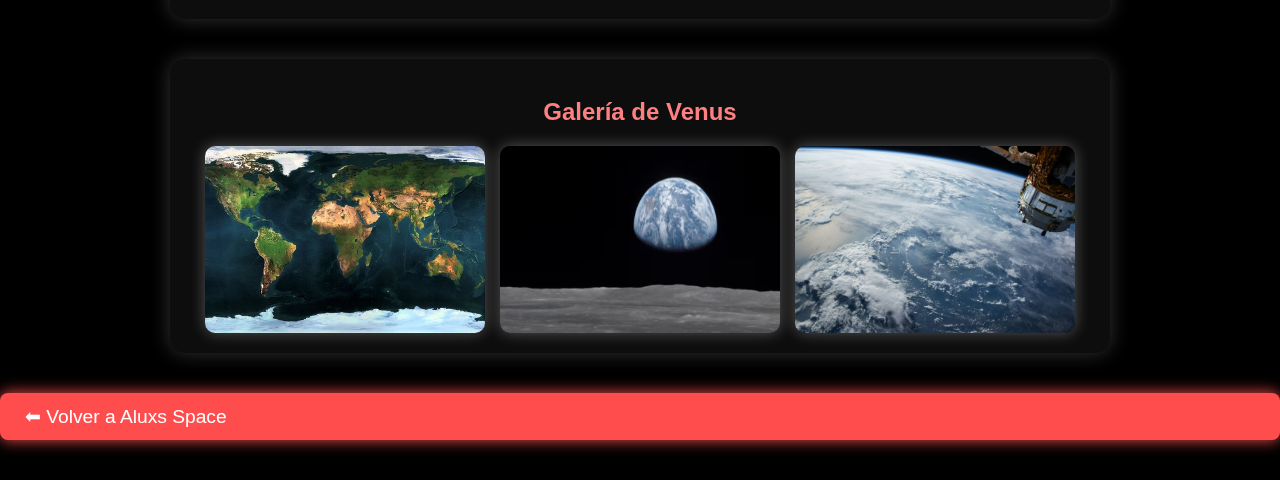
<file: planetas/tierra.html>
<!DOCTYPE html>
<html lang="es">
<head>
  <meta charset="UTF-8">
  <meta name="viewport" content="width=device-width, initial-scale=1.0">
  <title>Tierra - Aluxs Space</title>
  <style>
        /* ========== BASE ========== */
    body{
      margin:0; background:#000; color:#fff; font-family: Arial, sans-serif; overflow-x:hidden;
    }
    /* Fondo estrellas (canvas fijo) */
    canvas#stars{
      position:fixed; inset:0; width:100%; height:100%; z-index:-1;
    }
        /* ========== HEADER ========== */
    header{ text-align:center; padding:100px 20px 30px; }
    header h1{
      font-size:4rem; font-weight:800; color:#fff;
      text-shadow:0 0 20px rgb(255, 254, 254), 0 0 40px rgb(247, 70, 47);
      animation:glow 2s ease-in-out infinite alternate;
    }
    @keyframes glow{
      from{ text-shadow:0 0 20px rgb(78, 226, 9), 0 0 40px rgb(53, 146, 9); }
      to  { text-shadow:0 0 40px #009900, 0 0 80px rgb(47, 192, 3); }
    }

    /* Planeta Marte */
    .planet {
      width: 250px;
      height: 250px;
      margin: 40px auto;
      border-radius: 50%;
      background: url("https://upload.wikimedia.org/wikipedia/commons/thumb/9/97/The_Earth_seen_from_Apollo_17.jpg/800px-The_Earth_seen_from_Apollo_17.jpg") no-repeat;
      background-size: cover;
      animation: rotate 20s linear infinite;
      box-shadow: 0 0 40px rgb(3, 150, 40);
    }

    @keyframes rotate {
      from { transform: rotate(0deg); }
      to { transform: rotate(360deg); }
    }

    section {
      max-width: 900px;
      margin: 40px auto;
      padding: 20px;
      background: rgba(255, 255, 255, 0.05);
      border-radius: 15px;
      box-shadow: 0 0 20px rgba(255, 255, 255, 0.2);
    }

    section h2 {
      color: #ff8080;
      text-align: center;
      margin-bottom: 15px;
    }

    section p {
      line-height: 1.6;
      text-align: justify;
    }

    .images {
      display: flex;
      gap: 15px;
      flex-wrap: wrap;
      justify-content: center;
      margin-top: 20px;
    }

    .images img {
      width: 280px;
      border-radius: 10px;
      box-shadow: 0 0 15px rgba(255, 255, 255, 0.3);
      transition: transform 0.3s;
    }

    .images img:hover {
      transform: scale(1.05);
    }

    .btn-back {
      display: block;
      margin: 40px auto;
      padding: 12px 25px;
      background: #ff4d4d;
      color: white;
      font-size: 1.2em;
      border: none;
      border-radius: 8px;
      cursor: pointer;
      text-decoration: none;
      box-shadow: 0 0 15px #ff4d4d;
      transition: 0.3s;
    }

    .btn-back:hover {
      background: #ff1a1a;
      box-shadow: 0 0 25px #ff1a1a;
    }
  </style>
</head>
<body>
    <!-- FONDO ESTRELLADO -->
  <canvas id="stars"></canvas>

  <header>
    <h1>🌍 La Tierra - nuestro hogar en el universo</h1>
  </header>

  <div class="planet"></div>

  <section>
    <h2>Información General</h2>
    <p>
     <b>La tierra es unos de los planetas mas cercanos al sol, ademas tambien es el único planeta donde la vida existe y se puede desarrollar.</b>
    <ul>
      <li>💥 Tercer planeta del sistema solar.</li>
      <li>💥 Se encuentra entre Venus y Marte.</li>
      <li>💥 Único planeta conocido con vida.</li>
      <li>💥 Compuesto en un 70% de agua y un 30% de continentes.</li>
      <li>💥 Su atmósfera está formada principalmente por nitrógeno (78%) y oxígeno (21%), lo que permite la vida.</li>
    </ul>
    </p>
  </section>

  <section>
    <h2>🌡️ Clima y superficie</h2>
    <p>
    <ul>
      <li> Tiene una gran diversidad de climas: cálido, templado, frío, desértico y polar.</li>
      <li> La superficie presenta montañas, océanos, ríos, desiertos, selvas y glaciares.</li>
      <li> Alberga una enorme biodiversidad de plantas, animales y microorganismos.</li>
    </ul>
    </p>
  </section>

    <section>
    <h2>🕒 Movimiento y rotación</h2>
    <p>
    <ul>
      <li> Rotación: 24 horas → origina el día y la noche.</li>
      <li> Traslación: 365 días y 6 horas → origina el año.</li>
      <li> Tiene un satélite natural: la Luna, que influye en las mareas.</li>
    </ul>
    </p>
  </section>

    <section>
    <h2>✨ Curiosidades</h2>
    <p>
    <ul>
      <li> Su forma no es una esfera perfecta, sino un geoide.</li>
      <li> Aproximadamente 8.000 millones de personas viven en ella.</li>
      <li> Es conocida como el “planeta azul” por la gran cantidad de agua en su superficie.</li>
    </ul>
    </p>
  </section>

  <section>
    <h2>Galería de Venus</h2>
    <div class="images">
      <img src="../tierraimg/1.jpg" alt="Marte 1">
      <img src="../tierraimg/2.avif" alt="Marte 2">
      <img src="../tierraimg/3.jfif" alt="Marte 3">
    </div>
  </section>

  <a href="../index.html" class="btn-back">⬅ Volver a Aluxs Space</a>
  <script>
      /* ===== Fondo estrellado (canvas) ===== */
    const canvas = document.getElementById('stars');
    const ctx = canvas.getContext('2d');
    let stars = [];

    function resize(){
      canvas.width = innerWidth;
      canvas.height = innerHeight;
      // recrear estrellas al redimensionar
      stars = Array.from({length: 220}, () => ({
        x: Math.random()*canvas.width,
        y: Math.random()*canvas.height,
        r: Math.random()*1.8 + 0.2,
        s: Math.random()*0.6 + 0.2   // velocidad
      }));
    }
    addEventListener('resize', resize);
    resize();

    function draw(){
      ctx.clearRect(0,0,canvas.width,canvas.height);
      ctx.fillStyle = '#fff';
      for(const st of stars){
        ctx.beginPath();
        ctx.arc(st.x, st.y, st.r, 0, Math.PI*2);
        ctx.fill();
        // movimiento vertical suave (parallax simple)
        st.y += st.s;
        if(st.y > canvas.height){ st.y = -2; st.x = Math.random()*canvas.width; }
      }
      requestAnimationFrame(draw);
    }
    draw();
  </script>
</body>
</html>
</file>
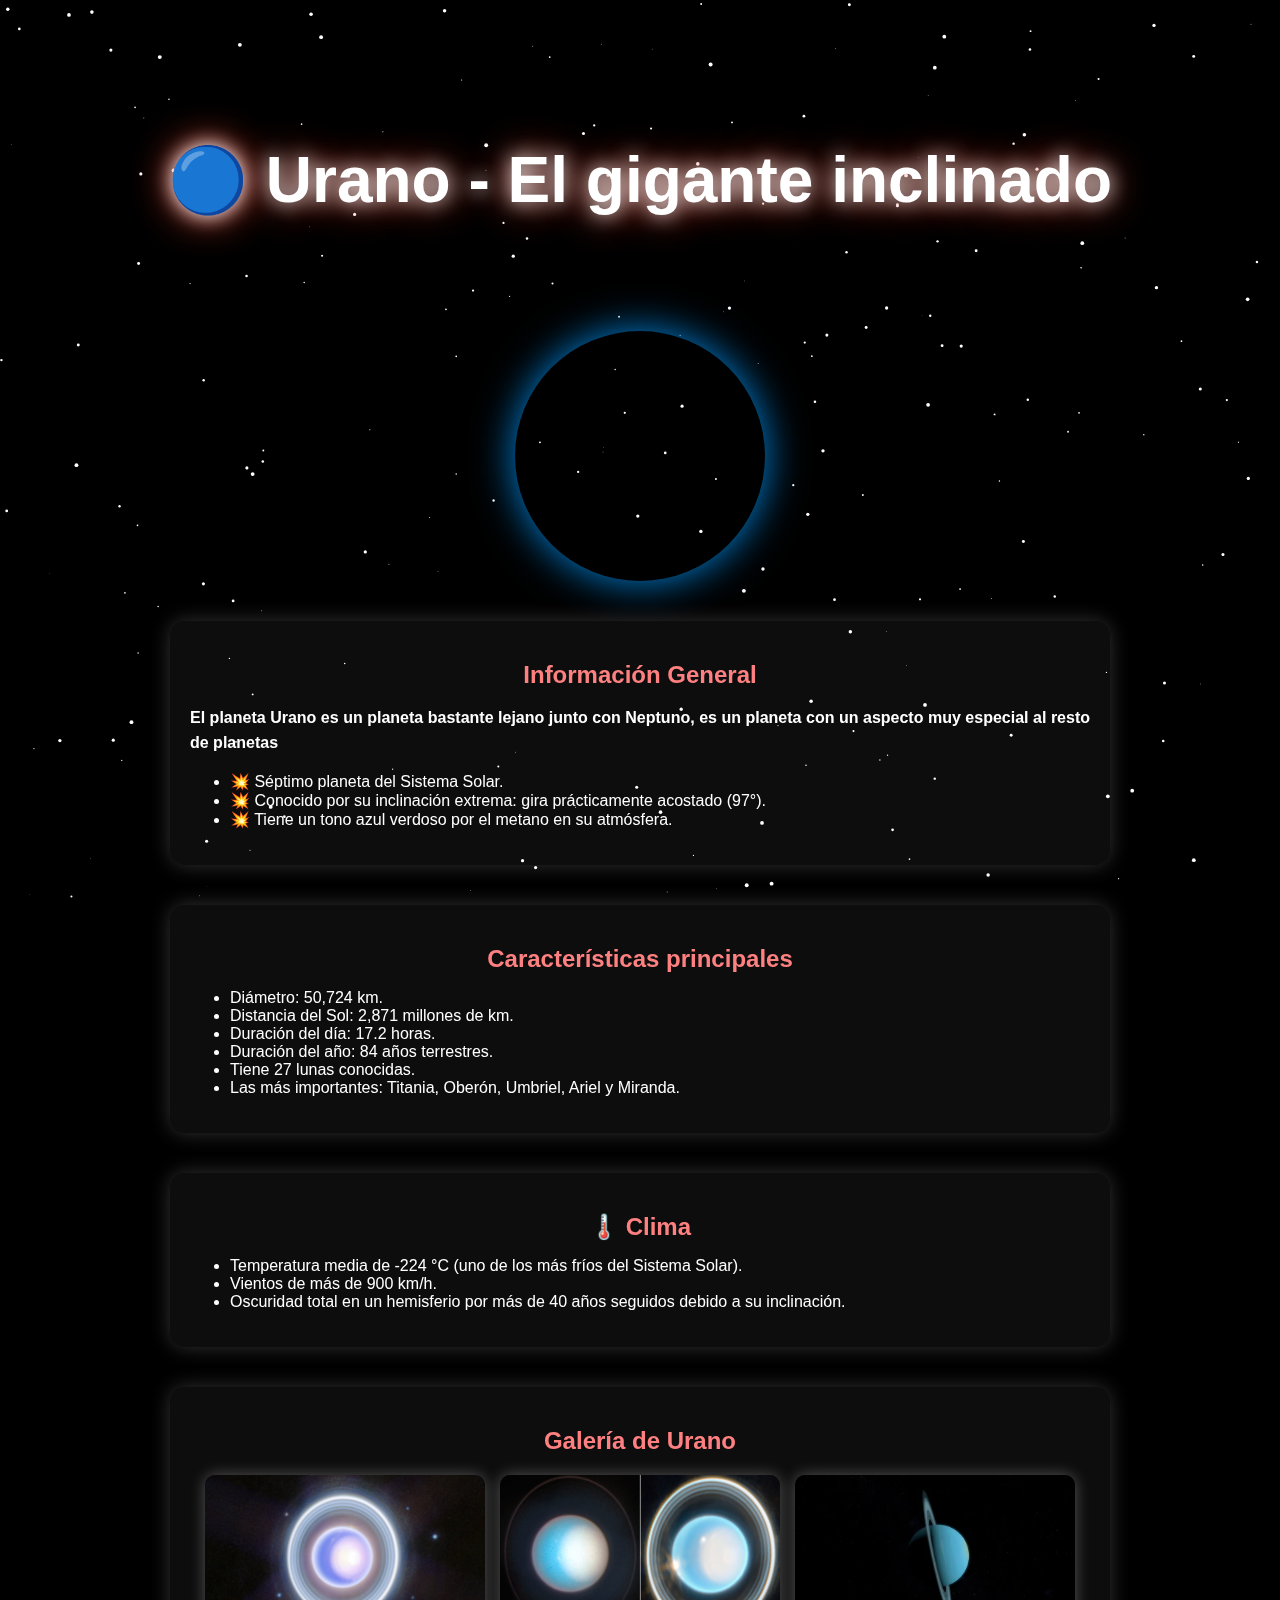
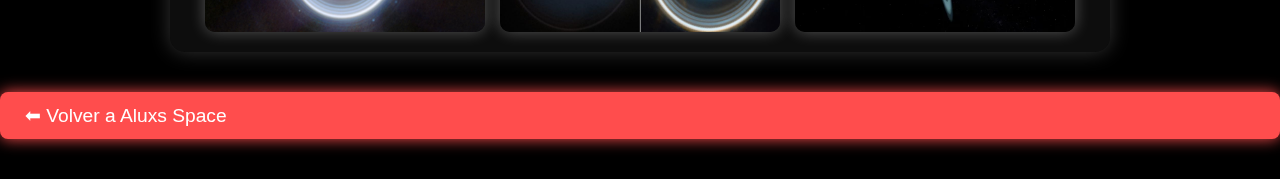
<file: planetas/urano.html>
<!DOCTYPE html>
<html lang="es">
<head>
  <meta charset="UTF-8">
  <meta name="viewport" content="width=device-width, initial-scale=1.0">
  <title>Urano - Aluxs Space</title>
  <style>
        /* ========== BASE ========== */
    body{
      margin:0; background:#000; color:#fff; font-family: Arial, sans-serif; overflow-x:hidden;
    }
    /* Fondo estrellas (canvas fijo) */
    canvas#stars{
      position:fixed; inset:0; width:100%; height:100%; z-index:-1;
    }
        /* ========== HEADER ========== */
    header{ text-align:center; padding:100px 20px 30px; }
    header h1{
      font-size:4rem; font-weight:800; color:#fff;
      text-shadow:0 0 20px rgb(255, 254, 254), 0 0 40px rgb(247, 70, 47);
      animation:glow 2s ease-in-out infinite alternate;
    }
    @keyframes glow{
      from{ text-shadow:0 0 20px rgb(206, 203, 202), 0 0 40px rgb(255, 255, 255); }
      to  { text-shadow:0 0 40px #0099ff, 0 0 80px rgb(0, 140, 255); }
    }

    /* Planeta Marte */
    .planet {
      width: 250px;
      height: 250px;
      margin: 40px auto;
      border-radius: 50%;
      background: url("https://upload.wikimedia.org/wikipedia/commons/thumb/6/69/Uranus_Voyager2_color_calibrated.png/640px-Uranus_Voyager2_color_calibrated.png") no-repeat;
      background-size: cover;
      animation: rotate 20s linear infinite;
      box-shadow: 0 0 40px rgb(0, 137, 228);
    }

    @keyframes rotate {
      from { transform: rotate(0deg); }
      to { transform: rotate(360deg); }
    }

    section {
      max-width: 900px;
      margin: 40px auto;
      padding: 20px;
      background: rgba(255, 255, 255, 0.05);
      border-radius: 15px;
      box-shadow: 0 0 20px rgba(255, 255, 255, 0.2);
    }

    section h2 {
      color: #ff8080;
      text-align: center;
      margin-bottom: 15px;
    }

    section p {
      line-height: 1.6;
      text-align: justify;
    }

    .images {
      display: flex;
      gap: 15px;
      flex-wrap: wrap;
      justify-content: center;
      margin-top: 20px;
    }

    .images img {
      width: 280px;
      border-radius: 10px;
      box-shadow: 0 0 15px rgba(255, 255, 255, 0.3);
      transition: transform 0.3s;
    }

    .images img:hover {
      transform: scale(1.05);
    }

    .btn-back {
      display: block;
      margin: 40px auto;
      padding: 12px 25px;
      background: #ff4d4d;
      color: white;
      font-size: 1.2em;
      border: none;
      border-radius: 8px;
      cursor: pointer;
      text-decoration: none;
      box-shadow: 0 0 15px #ff4d4d;
      transition: 0.3s;
    }

    .btn-back:hover {
      background: #ff1a1a;
      box-shadow: 0 0 25px #ff1a1a;
    }
  </style>
</head>
<body>
    <!-- FONDO ESTRELLADO -->
  <canvas id="stars"></canvas>

  <header>
    <h1>🔵 Urano - El gigante inclinado</h1>
  </header>

  <div class="planet"></div>

  <section>
    <h2>Información General</h2>
    <p>
        <b>El planeta Urano es un planeta bastante lejano junto con Neptuno, es un planeta con un aspecto muy especial al resto de planetas</b>
    <ul>
      <li>💥 Séptimo planeta del Sistema Solar.</li>
      <li>💥 Conocido por su inclinación extrema: gira prácticamente acostado (97°).</li>
      <li>💥 Tiene un tono azul verdoso por el metano en su atmósfera.</li>
    </ul>
    </p>
  </section>

    <section>
    <h2>Características principales</h2>
    <p>        
    <ul>
      <li> Diámetro: 50,724 km.</li>
      <li> Distancia del Sol: 2,871 millones de km.</li>
      <li> Duración del día: 17.2 horas.</li>
      <li> Duración del año: 84 años terrestres.</li>
      <li> Tiene 27 lunas conocidas.</li>
      <li> Las más importantes: Titania, Oberón, Umbriel, Ariel y Miranda.</li>
    </ul>
    </p>
  </section>

  <section>
    <h2>🌡️ Clima</h2>
    <p>
        <ul>
      <li> Temperatura media de -224 °C (uno de los más fríos del Sistema Solar).</li>
      <li> Vientos de más de 900 km/h.</li>
      <li> Oscuridad total en un hemisferio por más de 40 años seguidos debido a su inclinación.</li>
    </ul>
    </p>
  </section>

  <section>
    <h2>Galería de Urano</h2>
    <div class="images">
      <img src="../uranoimg/1.webp" alt="Marte 1">
      <img src="../uranoimg/2.jpeg" alt="Marte 2">
      <img src="../uranoimg/3.webp" alt="Marte 3">
    </div>
  </section>

  <a href="../index.html" class="btn-back">⬅ Volver a Aluxs Space</a>
  <script>
      /* ===== Fondo estrellado (canvas) ===== */
    const canvas = document.getElementById('stars');
    const ctx = canvas.getContext('2d');
    let stars = [];

    function resize(){
      canvas.width = innerWidth;
      canvas.height = innerHeight;
      // recrear estrellas al redimensionar
      stars = Array.from({length: 220}, () => ({
        x: Math.random()*canvas.width,
        y: Math.random()*canvas.height,
        r: Math.random()*1.8 + 0.2,
        s: Math.random()*0.6 + 0.2   // velocidad
      }));
    }
    addEventListener('resize', resize);
    resize();

    function draw(){
      ctx.clearRect(0,0,canvas.width,canvas.height);
      ctx.fillStyle = '#fff';
      for(const st of stars){
        ctx.beginPath();
        ctx.arc(st.x, st.y, st.r, 0, Math.PI*2);
        ctx.fill();
        // movimiento vertical suave (parallax simple)
        st.y += st.s;
        if(st.y > canvas.height){ st.y = -2; st.x = Math.random()*canvas.width; }
      }
      requestAnimationFrame(draw);
    }
    draw();
  </script>
</body>
</html>
</file>
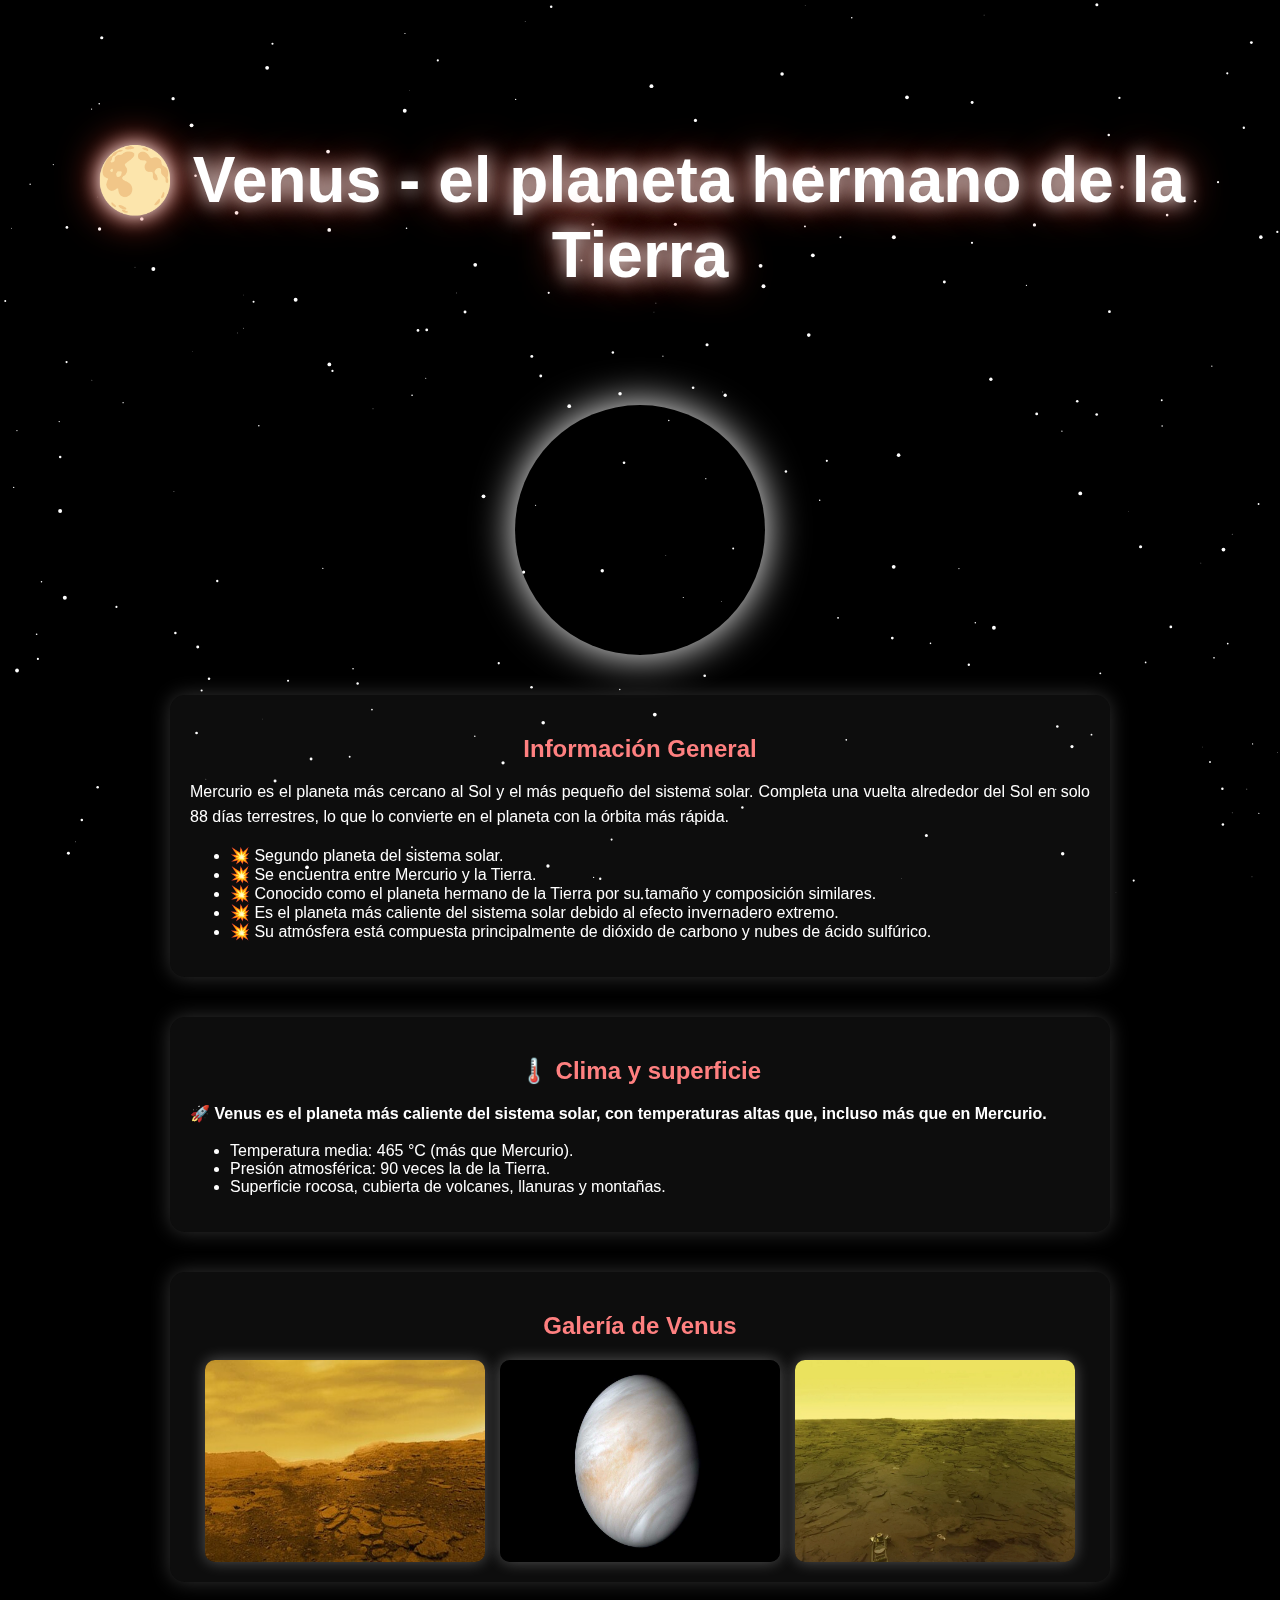
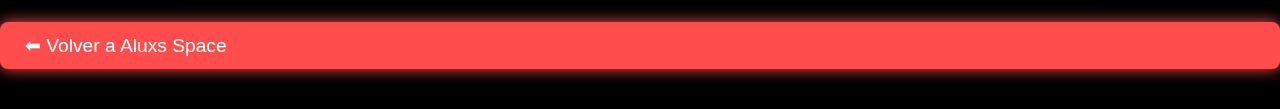
<file: planetas/venus.html>
<!DOCTYPE html>
<html lang="es">
<head>
  <meta charset="UTF-8">
  <meta name="viewport" content="width=device-width, initial-scale=1.0">
  <title>Mercurio - Aluxs Space</title>
  <style>
        /* ========== BASE ========== */
    body{
      margin:0; background:#000; color:#fff; font-family: Arial, sans-serif; overflow-x:hidden;
    }
    /* Fondo estrellas (canvas fijo) */
    canvas#stars{
      position:fixed; inset:0; width:100%; height:100%; z-index:-1;
    }
        /* ========== HEADER ========== */
    header{ text-align:center; padding:100px 20px 30px; }
    header h1{
      font-size:4rem; font-weight:800; color:#fff;
      text-shadow:0 0 20px rgb(255, 254, 254), 0 0 40px rgb(247, 70, 47);
      animation:glow 2s ease-in-out infinite alternate;
    }
    @keyframes glow{
      from{ text-shadow:0 0 20px rgb(206, 203, 202), 0 0 40px rgb(255, 255, 255); }
      to  { text-shadow:0 0 40px #ff9100, 0 0 80px rgb(250, 171, 0); }
    }

    /* Planeta Marte */
    .planet {
      width: 250px;
      height: 250px;
      margin: 40px auto;
      border-radius: 50%;
      background: url("https://upload.wikimedia.org/wikipedia/commons/thumb/8/85/Venus_globe.jpg/800px-Venus_globe.jpg") no-repeat;
      background-size: cover;
      animation: rotate 20s linear infinite;
      box-shadow: 0 0 40px rgb(255, 255, 255);
    }

    @keyframes rotate {
      from { transform: rotate(0deg); }
      to { transform: rotate(360deg); }
    }

    section {
      max-width: 900px;
      margin: 40px auto;
      padding: 20px;
      background: rgba(255, 255, 255, 0.05);
      border-radius: 15px;
      box-shadow: 0 0 20px rgba(255, 255, 255, 0.2);
    }

    section h2 {
      color: #ff8080;
      text-align: center;
      margin-bottom: 15px;
    }

    section p {
      line-height: 1.6;
      text-align: justify;
    }

    .images {
      display: flex;
      gap: 15px;
      flex-wrap: wrap;
      justify-content: center;
      margin-top: 20px;
    }

    .images img {
      width: 280px;
      border-radius: 10px;
      box-shadow: 0 0 15px rgba(255, 255, 255, 0.3);
      transition: transform 0.3s;
    }

    .images img:hover {
      transform: scale(1.05);
    }

    .btn-back {
      display: block;
      margin: 40px auto;
      padding: 12px 25px;
      background: #ff4d4d;
      color: white;
      font-size: 1.2em;
      border: none;
      border-radius: 8px;
      cursor: pointer;
      text-decoration: none;
      box-shadow: 0 0 15px #ff4d4d;
      transition: 0.3s;
    }

    .btn-back:hover {
      background: #ff1a1a;
      box-shadow: 0 0 25px #ff1a1a;
    }
  </style>
</head>
<body>
    <!-- FONDO ESTRELLADO -->
  <canvas id="stars"></canvas>

  <header>
    <h1>🌕 Venus - el planeta hermano de la Tierra</h1>
  </header>

  <div class="planet"></div>

  <section>
    <h2>Información General</h2>
    <p>
      Mercurio es el planeta más cercano al Sol y el más pequeño del sistema solar. 
      Completa una vuelta alrededor del Sol en solo 88 días terrestres, lo que lo convierte en el planeta con la órbita más rápida.
    <ul>
      <li>💥 Segundo planeta del sistema solar.</li>
      <li>💥 Se encuentra entre Mercurio y la Tierra.</li>
      <li>💥 Conocido como el planeta hermano de la Tierra por su tamaño y composición similares.</li>
      <li>💥 Es el planeta más caliente del sistema solar debido al efecto invernadero extremo.</li>
      <li>💥 Su atmósfera está compuesta principalmente de dióxido de carbono y nubes de ácido sulfúrico.</li>
    </ul>
    </p>
  </section>

  <section>
    <h2>🌡️ Clima y superficie</h2>
    <p>
      🚀 <b>Venus es el planeta más caliente del sistema solar, con temperaturas altas que, incluso más que en Mercurio.</b>
        <ul>
      <li> Temperatura media: 465 °C (más que Mercurio).</li>
      <li> Presión atmosférica: 90 veces la de la Tierra.</li>
      <li> Superficie rocosa, cubierta de volcanes, llanuras y montañas.</li>
    </ul>
    </p>
  </section>

  <section>
    <h2>Galería de Venus</h2>
    <div class="images">
      <img src="../venusimg/1.jpg" alt="Marte 1">
      <img src="../venusimg/3.jpg" alt="Marte 2">
      <img src="../venusimg/2.webp" alt="Marte 3">
    </div>
  </section>

  <a href="../index.html" class="btn-back">⬅ Volver a Aluxs Space</a>
  <script>
      /* ===== Fondo estrellado (canvas) ===== */
    const canvas = document.getElementById('stars');
    const ctx = canvas.getContext('2d');
    let stars = [];

    function resize(){
      canvas.width = innerWidth;
      canvas.height = innerHeight;
      // recrear estrellas al redimensionar
      stars = Array.from({length: 220}, () => ({
        x: Math.random()*canvas.width,
        y: Math.random()*canvas.height,
        r: Math.random()*1.8 + 0.2,
        s: Math.random()*0.6 + 0.2   // velocidad
      }));
    }
    addEventListener('resize', resize);
    resize();

    function draw(){
      ctx.clearRect(0,0,canvas.width,canvas.height);
      ctx.fillStyle = '#fff';
      for(const st of stars){
        ctx.beginPath();
        ctx.arc(st.x, st.y, st.r, 0, Math.PI*2);
        ctx.fill();
        // movimiento vertical suave (parallax simple)
        st.y += st.s;
        if(st.y > canvas.height){ st.y = -2; st.x = Math.random()*canvas.width; }
      }
      requestAnimationFrame(draw);
    }
    draw();
  </script>
</body>
</html>
</file>
